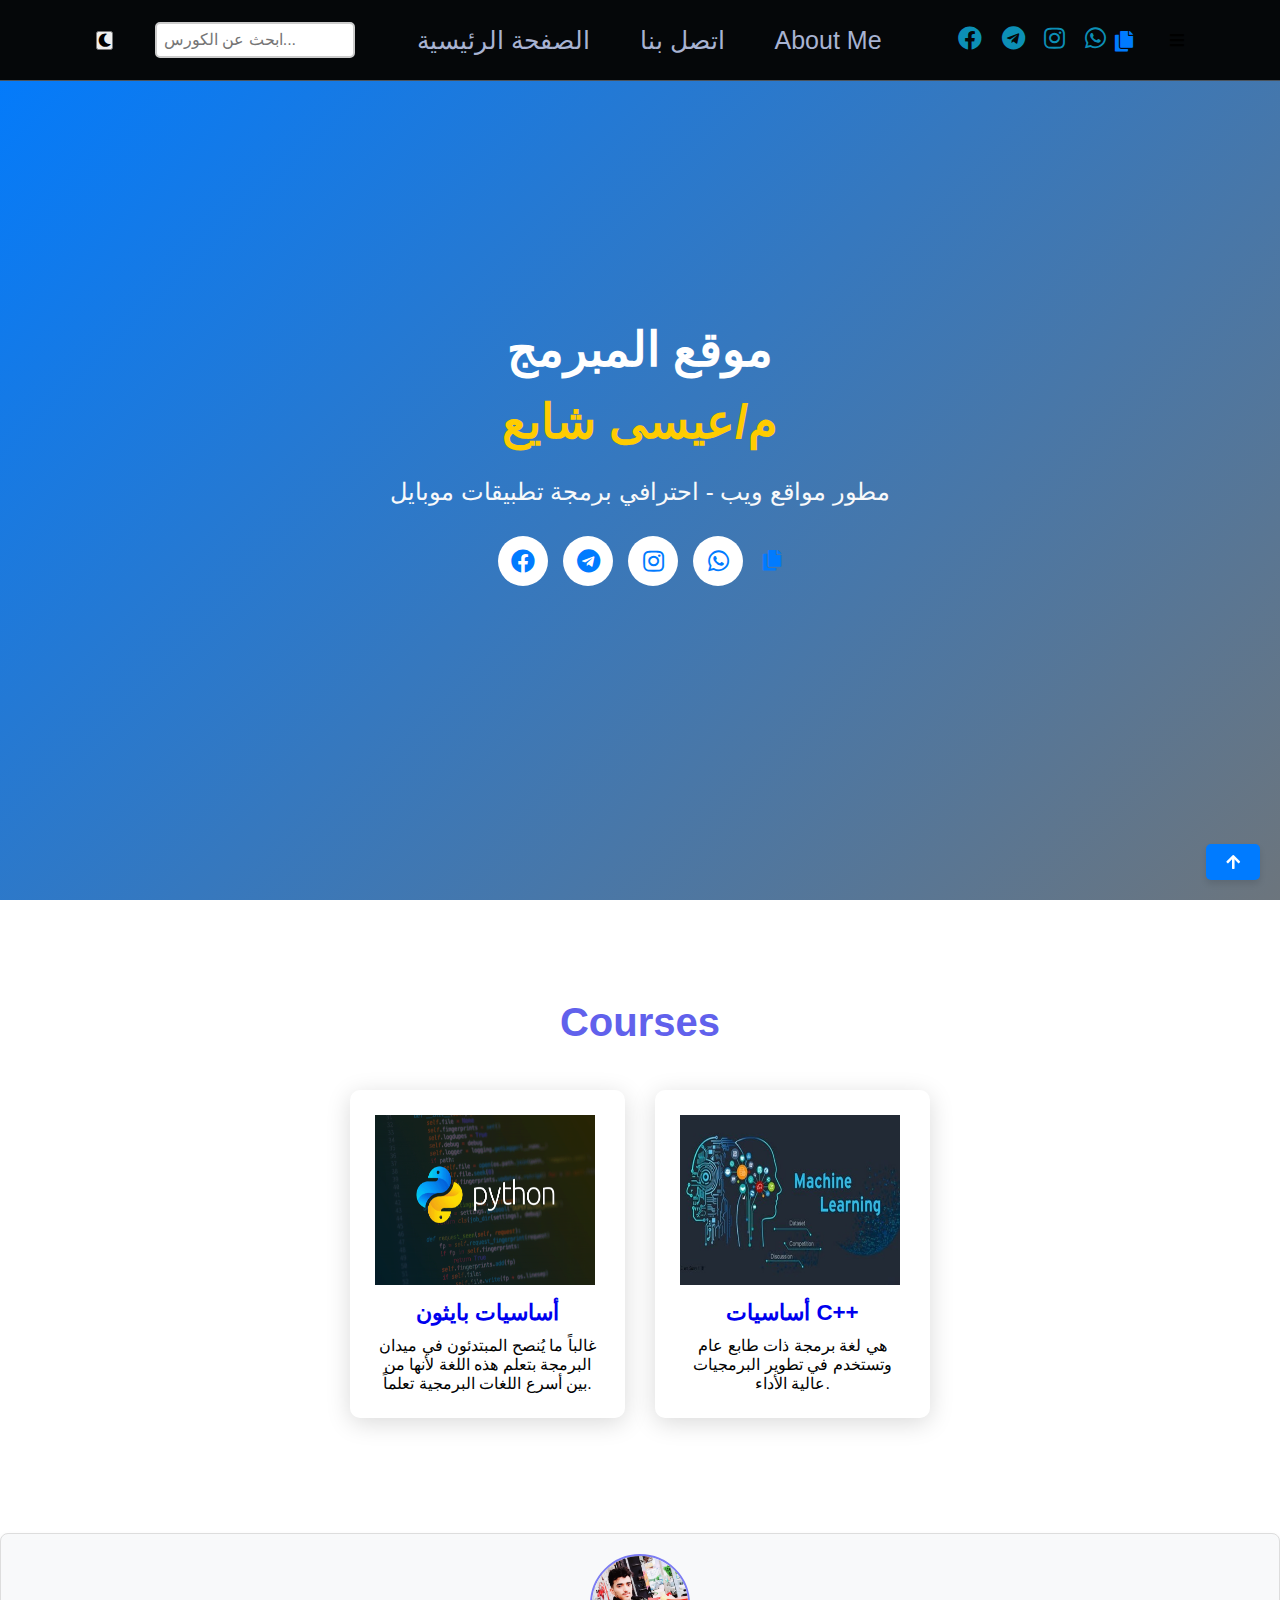
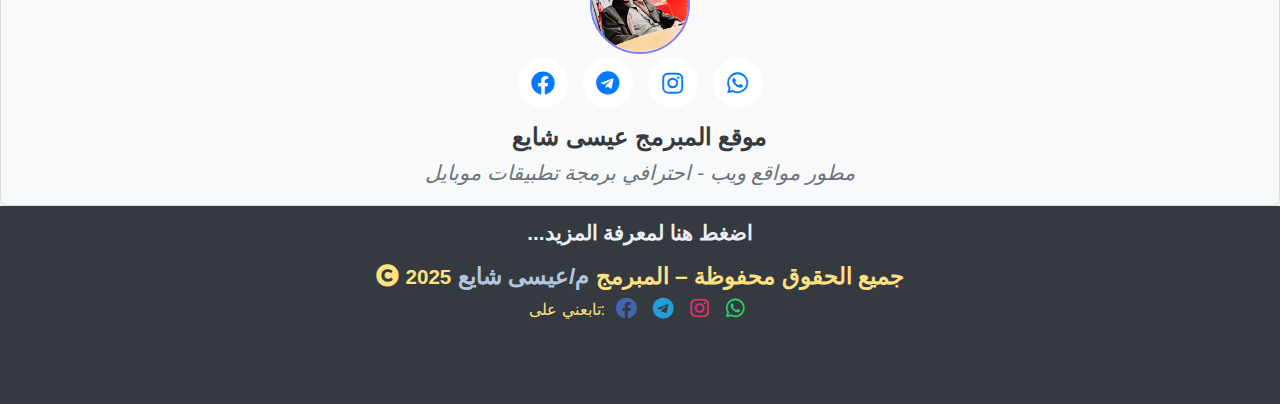
<file: index.html>
<!DOCTYPE html>
<html lang="en">
<head>
    <meta charset="UTF-8">
    <meta http-equiv="X-UA-Compatible" content="IE=edge">
    <meta name="viewport" content="width=device-width, initial-scale=1.0">
    <link rel="stylesheet" href="https://cdnjs.cloudflare.com/ajax/libs/font-awesome/5.15.4/css/all.min.css">
    <link rel="stylesheet" href="css/style.css">
    <title>موقع المبرمج عيسى شايع</title>
    
    <meta  name="keywords"  content="المبرمج عيسى , المهندس عيسى  , عيسى ابراهيم شايع  , "        />
    <meta  name="description"   content=" الصفحة الرئيسيه - مطور مواقع ويب - احترافي برمجة تطبيقات موبايل..."      />
    <meta name="google-site-verification" content="b-6zY1_e7PuuYkq-VMB1gA_kcIEIxUHpAEFM_BJbfTc" />
    <meta content='عيسى شايع
    المبرمج عيسى
    المطور عيسى
    المطور عيسى شايع
    المبرمج عيسى ابراهيم
    تطبيقات عيسى شايع' name='description'/>
<!-- Google tag (gtag.js) -->
<script async src="https://www.googletagmanager.com/gtag/js?id=G-GEB43FT1P2"></script>
<script>
  window.dataLayer = window.dataLayer || [];
  function gtag(){dataLayer.push(arguments);}
  gtag('js', new Date());
  gtag('config', 'G-GEB43FT1P2');

  // Night/Day mode auto by time (fix: run after DOMContentLoaded)
  function setNightModeByTime() {
    const hour = new Date().getHours();
    const body = document.body;
    if (hour >= 18 || hour < 6) {
      body.classList.add('night-mode');
    } else {
      body.classList.remove('night-mode');
    }
  }
  document.addEventListener('DOMContentLoaded', function() {
    setNightModeByTime();
    document.getElementById('nightModeBtn').addEventListener('click', function() {
      document.body.classList.toggle('night-mode');
    });
  });
</script>

</head>
<body>
    <header>
        <nav>
            <button id="nightModeBtn" class="night-mode-btn"><i class="fa fa-moon"></i></button>
            <input type="text" id="searchBar" class="search-bar" placeholder="ابحث عن الكورس...">
           
            <ul class="links">
                <li><a href="index.html">الصفحة الرئيسية</a></li>
                <li><a href="#icn">اتصل بنا</a></li>
                <li><a href="abut.html">About Me</a></li>
            </ul>
            <div class="social-icons">
                <a href="https://www.facebook.com/profile.php?id=100031199948943&mibextid=JRoKGi"><i class="fab fa-facebook"></i></a>
                <a href="#"><i class="fab fa-telegram"></i></a>
                <a href="https://www.instagram.com/3d_.td/?utm_source=qr&r=nametag"><i class="fab fa-instagram"></i></a>
                <a href="https://wa.me/967776295164" id="copyWhatsapp" data-copy="967776295164"><i class="fab fa-whatsapp"></i></a>
                <button id="copyWhatsappBtn" title="نسخ رقم الواتساب" style="background:none;border:none;cursor:pointer;"><i class="fa fa-copy"></i></button>
            </div>
            <i id="btnMenu" class="fa fa-bars"></i>
        </nav>
    </header>
    
    <section class="main">
        <div>
            <h1>موقع المبرمج<br><span>م/عيسى شايع</span></h1>
            <h3>مطور مواقع ويب - احترافي برمجة تطبيقات موبايل</h3>
            
            <div class="social-icon" id="icn">
                <a href="https://www.facebook.com/profile.php?id=100031199948943&mibextid=JRoKGi"><i class="fab fa-facebook"></i></a>
                <a href="#"><i class="fab fa-telegram"></i></a>
                <a href="https://www.instagram.com/3d_.td/?utm_source=qr&r=nametag"><i class="fab fa-instagram"></i></a>
                <a href="https://wa.me/967776295164" id="copyWhatsapp2" data-copy="967776295164"><i class="fab fa-whatsapp"></i></a>
                <button id="copyWhatsappBtn2" title="نسخ رقم الواتساب" style="background:none;border:none;cursor:pointer;"><i class="fa fa-copy"></i></button>
            </div>
        </div>
    </section>
    
    <section class="cards" id="services">
        <h2 class="title">Courses</h2>
        <div class="content">
            <div class="card">
                <img src="imgs/image.png" alt="Python Course">
                <div class="info">
                    <h3><a href="pyhon.html">أساسيات بايثون</a></h3>
                    <p>غالباً ما يُنصح المبتدئون في ميدان البرمجة بتعلم هذه اللغة لأنها من بين أسرع اللغات البرمجية تعلماً.</p>
                </div>
            </div>

            <div class="card">
                <img src="imgs/image44.jpg" alt="C++ Course">
                <div class="info">
                    <h3><a href="c++.html">أساسيات C++</a></h3>
                    <p>هي لغة برمجة ذات طابع عام وتستخدم في تطوير البرمجيات عالية الأداء.</p>
                </div>
            </div>
        </div>
    </section>

    <!-- Toast Notification -->
    <div id="toast" style="position:fixed;bottom:30px;right:30px;z-index:9999;min-width:120px;padding:12px 24px;background:#232a36;color:#ffe082;border-radius:8px;box-shadow:0 2px 8px #0002;display:none;font-size:1.1em;transition:opacity 0.3s;opacity:0;text-align:center;">تم النسخ!</div>

    <div class="widget-content">
        <div class="about-content">
            <div class="footer-logo custom-image">
                <a href="index.html">
                    <img alt="موقع المبرمج عيسى شايع" height="100" src="IMG_20240708_031113_033.jpg" width="100" />
                </a>
            </div>
            <div class="social-icon">
                <a href="https://www.facebook.com/profile.php?id=100031199948943&mibextid=JRoKGi"><i class="fab fa-facebook"></i></a>
                <a href="#"><i class="fab fa-telegram"></i></a>
                <a href="https://www.instagram.com/3d_.td/?utm_source=qr&r=nametag"><i class="fab fa-instagram"></i></a>
                <a href="https://wa.me/967776295164"><i class="fab fa-whatsapp"></i></a>
            </div>
            <div class="bio-data">
                <h3 class="title">موقع المبرمج عيسى شايع</h3>
                <span class="image-caption">مطور مواقع ويب - احترافي برمجة تطبيقات موبايل</span>
            </div>
        </div>
    </div>
    
    <footer class="footer">
        <p class="footer-title">
            <span><a href="abut.html">...اضغط هنا لمعرفة المزيد</a></span>
        </p>
        <br>
        <p class="footer-title">
            <span style="color:#ffe082;font-weight:bold;font-size:1.1em;"><i class="fa fa-copyright"></i> جميع الحقوق محفوظة &ndash; المبرمج <a href="index.html" style="color:#b3c6e0;font-weight:bold;">م/عيسى شايع</a> <span style="font-size:0.9em;">2025</span></span>
        </p>
        <div style="margin-top:10px; margin-bottom: 70px;">
            <span style="color:#ffe082;">تابعني على:</span>
            <a href="https://www.facebook.com/profile.php?id=100031199948943&mibextid=JRoKGi" style="color:#4267B2;margin:0 6px;"><i class="fab fa-facebook fa-lg"></i></a>
            <a href="#" style="color:#229ED9;margin:0 6px;"><i class="fab fa-telegram fa-lg"></i></a>
            <a href="https://www.instagram.com/3d_.td/?utm_source=qr&r=nametag" style="color:#E1306C;margin:0 6px;"><i class="fab fa-instagram fa-lg"></i></a>
            <a href="https://wa.me/967776295164" style="color:#25D366;margin:0 6px;"><i class="fab fa-whatsapp fa-lg"></i></a>
        </div>
    </footer>
    
    <button id="scrollToTopBtn" onclick="scrollToTop()">
        <i class="fas fa-arrow-up"></i>  
    </button>
 
    <script src="eissa.js"></script>
    <script>
    // Toast function
    function showToast(msg) {
      var toast = document.getElementById('toast');
      toast.textContent = msg;
      toast.style.display = 'block';
      setTimeout(()=>{toast.style.opacity = 1;}, 10);
      setTimeout(()=>{
        toast.style.opacity = 0;
        setTimeout(()=>{toast.style.display = 'none';}, 400);
      }, 1200);
    }
    // Copy WhatsApp number
    function copyWhatsappNumber(btnId, linkId) {
      const btn = document.getElementById(btnId);
      const link = document.getElementById(linkId);
      if (btn && link) {
        btn.addEventListener('click', function() {
          const number = link.getAttribute('data-copy');
          navigator.clipboard.writeText(number);
          btn.classList.add('copied');
          btn.innerHTML = '✔';
          showToast('تم نسخ الرقم!');
          setTimeout(()=>{
            btn.innerHTML = '<i class="fa fa-copy"></i>';
            btn.classList.remove('copied');
          }, 1200);
        });
      }
    }
    copyWhatsappNumber('copyWhatsappBtn', 'copyWhatsapp');
    copyWhatsappNumber('copyWhatsappBtn2', 'copyWhatsapp2');
    // Scroll to top button show/hide
    const scrollBtn = document.getElementById('scrollToTopBtn');
    window.addEventListener('scroll', function() {
      if(window.scrollY > 200) {
        scrollBtn.style.display = 'flex';
      } else {
        scrollBtn.style.display = 'none';
      }
    });
    // Responsive nav close on link click
    const navLinks = document.querySelectorAll('nav .links a');
    const navList = document.querySelector('nav .links');
    navLinks.forEach(link => {
      link.addEventListener('click', () => {
        if(window.innerWidth <= 980 && navList.classList.contains('active')) {
          navList.classList.remove('active');
        }
      });
    });
    </script>
</body>
</html>
</file>
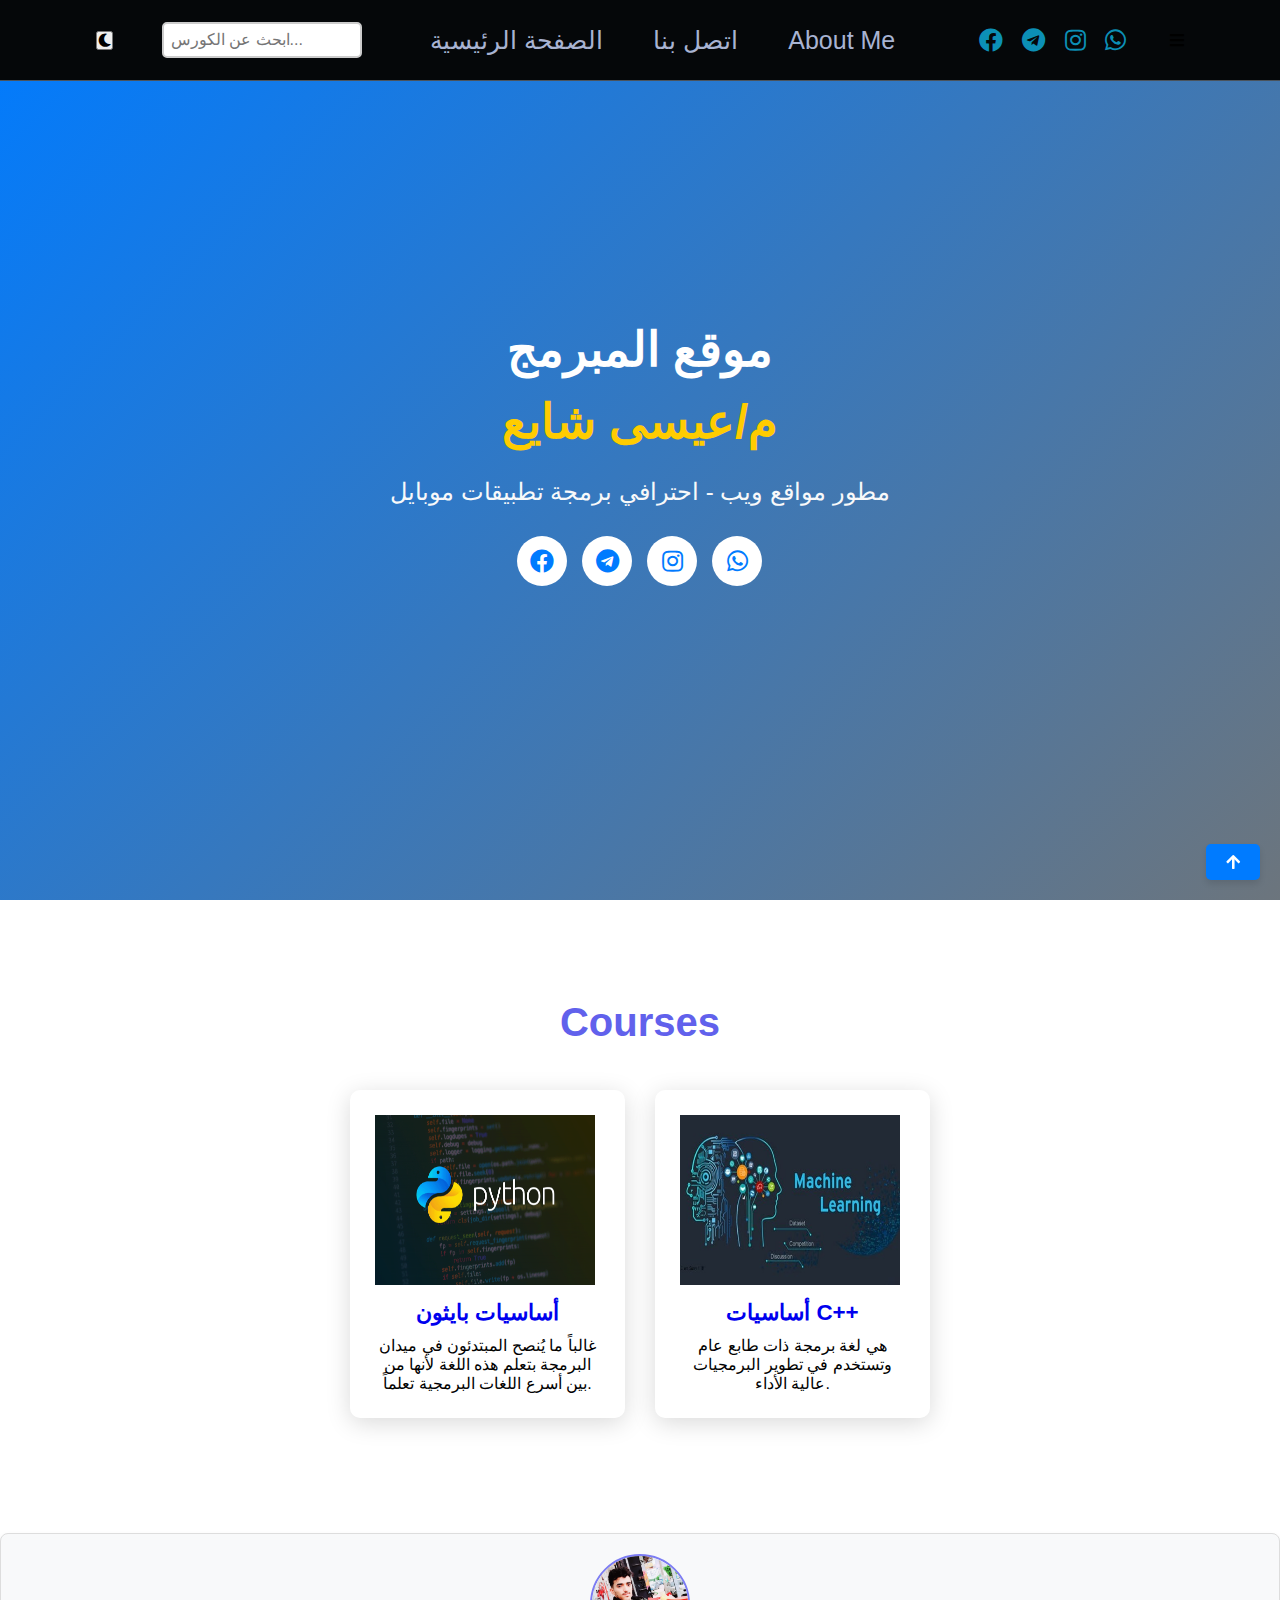
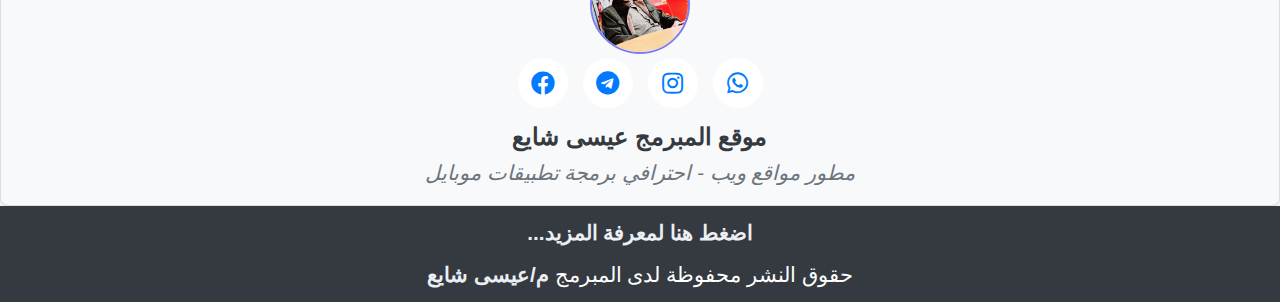
<file: shaya/index.html>
<!DOCTYPE html>
<html lang="en">
<head>
    <meta charset="UTF-8">
    <meta http-equiv="X-UA-Compatible" content="IE=edge">
    <meta name="viewport" content="width=device-width, initial-scale=1.0">
    <link rel="stylesheet" href="https://cdnjs.cloudflare.com/ajax/libs/font-awesome/5.15.4/css/all.min.css">
    <link rel="stylesheet" href="css/style.css">
    <title>موقع المبرمج عيسى شايع</title>
    <meta name="google-site-verification" content="b-6zY1_e7PuuYkq-VMB1gA_kcIEIxUHpAEFM_BJbfTc" />
    <meta content='عيسى شايع
    المبرمج عيسى
    المطور عيسى
    المطور عيسى شايع
    المبرمج عيسى ابراهيم
    تطبيقات عيسى شايع' name='description'/>
<!-- Google tag (gtag.js) -->
<script async src="https://www.googletagmanager.com/gtag/js?id=G-GEB43FT1P2"></script>
<script>
  window.dataLayer = window.dataLayer || [];
  function gtag(){dataLayer.push(arguments);}
  gtag('js', new Date());

  gtag('config', 'G-GEB43FT1P2');

</script>

</head>
<body>
    <header>
        <nav>
            <button id="nightModeBtn" class="night-mode-btn"><i class="fa fa-moon"></i></button>
            <input type="text" id="searchBar" class="search-bar" placeholder="ابحث عن الكورس...">
           
            <ul class="links">
                <li><a href="index.html">الصفحة الرئيسية</a></li>
                <li><a href="#icn">اتصل بنا</a></li>
                <li><a href="abut.html">About Me</a></li>
            </ul>
            <div class="social-icons">
                <a href="https://www.facebook.com/profile.php?id=100031199948943&mibextid=JRoKGi"><i class="fab fa-facebook"></i></a>
                <a href="#"><i class="fab fa-telegram"></i></a>
                <a href="https://www.instagram.com/3d_.td/?utm_source=qr&r=nametag"><i class="fab fa-instagram"></i></a>
                <a href="https://wa.me/967776295164"><i class="fab fa-whatsapp"></i></a>
            </div>
            <i id="btnMenu" class="fa fa-bars"></i>
        </nav>
    </header>
    
    <section class="main">
        <div>
            <h1>موقع المبرمج<br><span>م/عيسى شايع</span></h1>
            <h3>مطور مواقع ويب - احترافي برمجة تطبيقات موبايل</h3>
            
            <div class="social-icon" id="icn">
                <a href="https://www.facebook.com/profile.php?id=100031199948943&mibextid=JRoKGi"><i class="fab fa-facebook"></i></a>
                <a href="#"><i class="fab fa-telegram"></i></a>
                <a href="https://www.instagram.com/3d_.td/?utm_source=qr&r=nametag"><i class="fab fa-instagram"></i></a>
                <a href="https://wa.me/967776295164"><i class="fab fa-whatsapp"></i></a>
            </div>
        </div>
    </section>
    
    <section class="cards" id="services">
        <h2 class="title">Courses</h2>
        <div class="content">
            <div class="card">
                <img src="imgs/image.png" alt="Python Course">
                <div class="info">
                    <h3><a href="pyhon.html">أساسيات بايثون</a></h3>
                    <p>غالباً ما يُنصح المبتدئون في ميدان البرمجة بتعلم هذه اللغة لأنها من بين أسرع اللغات البرمجية تعلماً.</p>
                </div>
            </div>

            <div class="card">
                <img src="imgs/image44.jpg" alt="C++ Course">
                <div class="info">
                    <h3><a href="c++.html">أساسيات C++</a></h3>
                    <p>هي لغة برمجة ذات طابع عام وتستخدم في تطوير البرمجيات عالية الأداء.</p>
                </div>
            </div>
        </div>
    </section>

    <div class="widget-content">
        <div class="about-content">
            <div class="footer-logo custom-image">
                <a href="index.html">
                    <img alt="موقع المبرمج عيسى شايع" height="100" src="IMG_20240708_031113_033.jpg" width="100" />
                </a>
            </div>
            <div class="social-icon">
                <a href="https://www.facebook.com/profile.php?id=100031199948943&mibextid=JRoKGi"><i class="fab fa-facebook"></i></a>
                <a href="#"><i class="fab fa-telegram"></i></a>
                <a href="https://www.instagram.com/3d_.td/?utm_source=qr&r=nametag"><i class="fab fa-instagram"></i></a>
                <a href="https://wa.me/967776295164"><i class="fab fa-whatsapp"></i></a>
            </div>
            <div class="bio-data">
                <h3 class="title">موقع المبرمج عيسى شايع</h3>
                <span class="image-caption">مطور مواقع ويب - احترافي برمجة تطبيقات موبايل</span>
            </div>
        </div>
    </div>
    
    <footer class="footer">
       
            <p class="footer-title">
                <span ><a href="abut.html">...اضغط هنا لمعرفة المزيد</a></span>
                </p>
       <br>
        <p class="footer-title">حقوق النشر محفوظة لدى المبرمج 
            <span><a href="index.html">م/عيسى شايع</a></span>
        </p>
    </footer>
    
    <button id="scrollToTopBtn" onclick="scrollToTop()">
        <i class="fas fa-arrow-up"></i>  
    </button>
 
    <script src="eissa.js"></script>
</body>
</html>
</file>
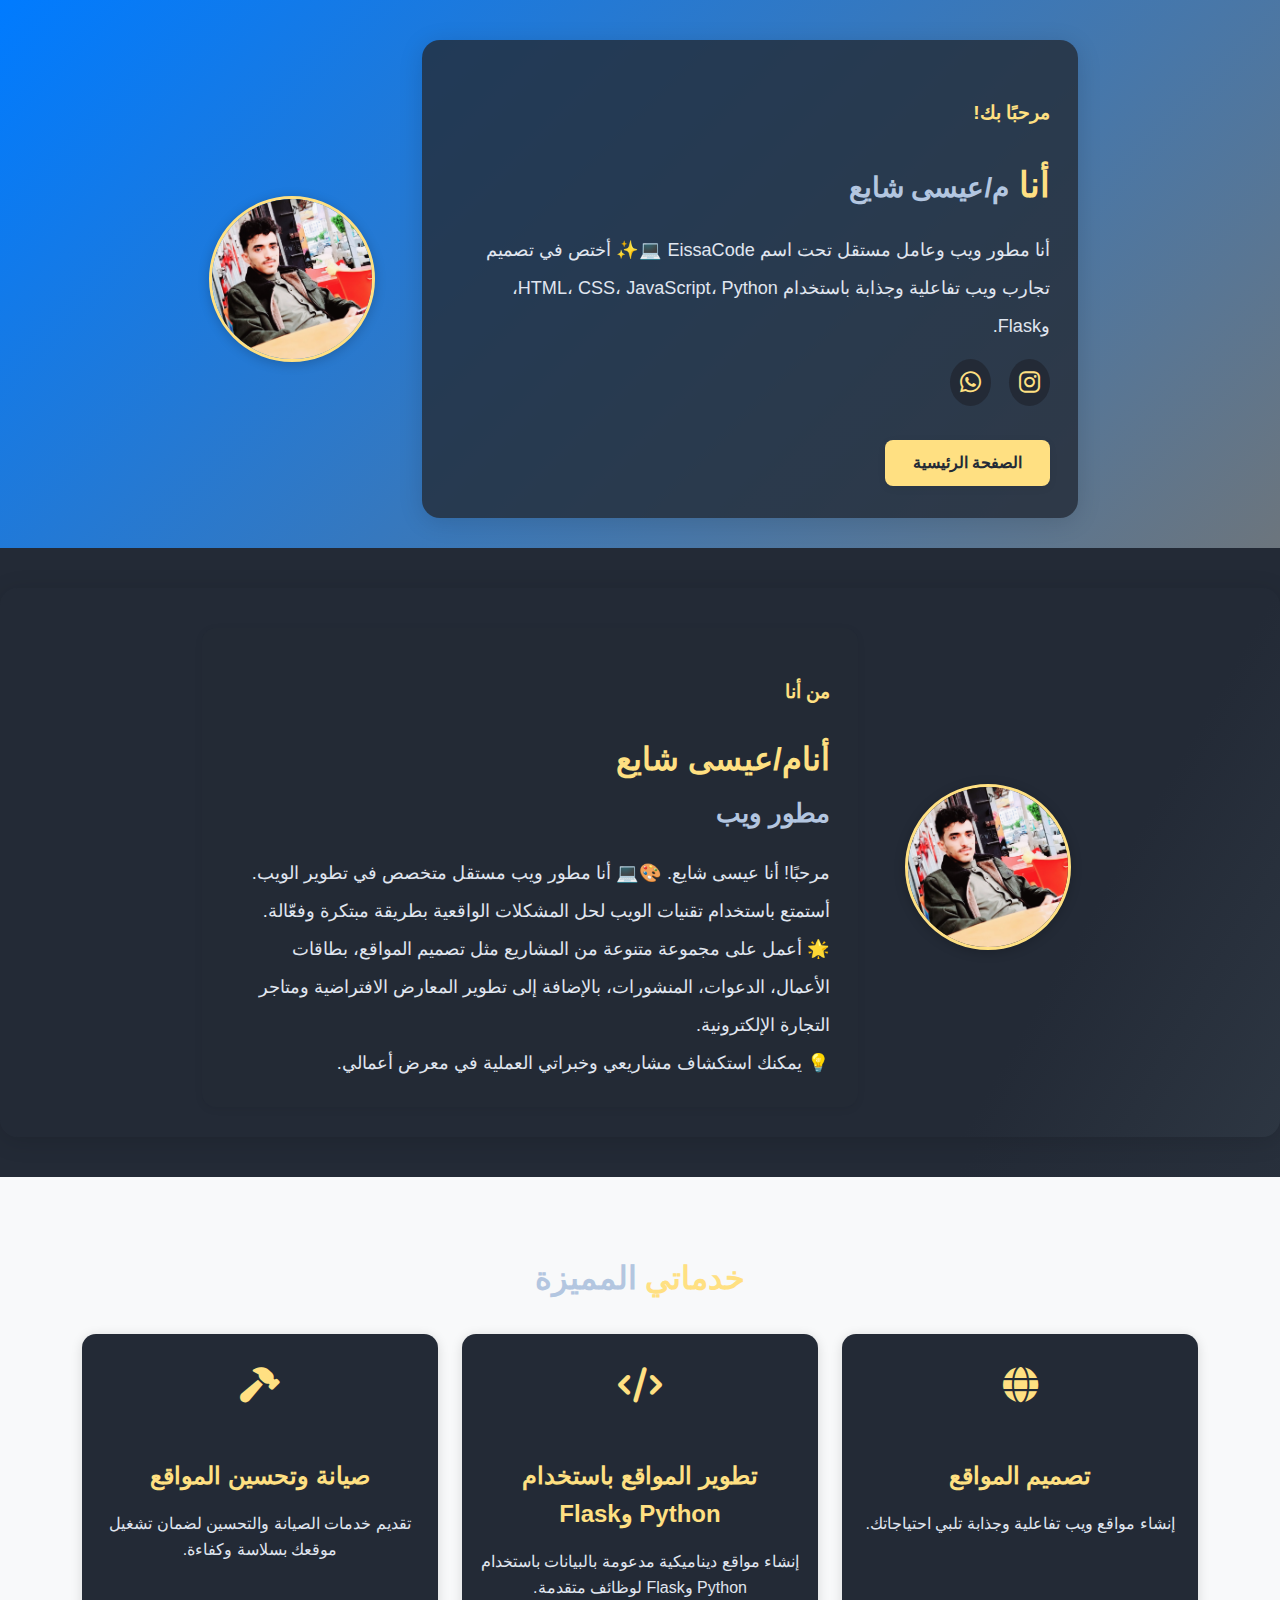
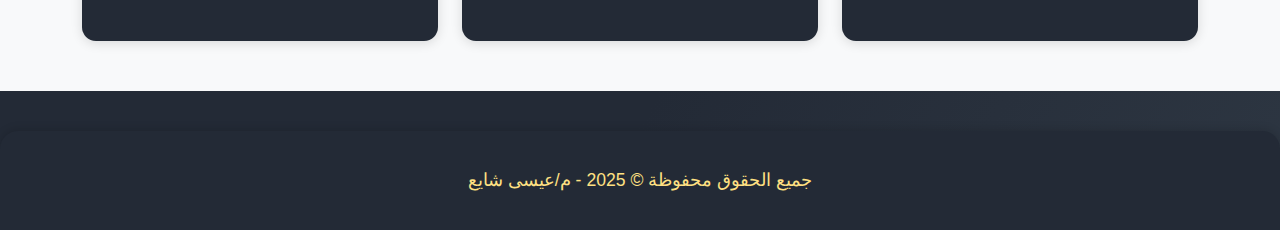
<file: abut.html>
<!DOCTYPE html>
<html lang="ar">

<head>
    <meta charset="UTF-8">
    <meta http-equiv="X-UA-Compatible" content="IE=edge">
    <meta name="viewport" content="width=device-width, initial-scale=1.0">
    <link rel="icon" href="IMG_20240708_031113_033.jpg">
    <title> من هو عيسى شايع </title>

    <!-- أيقونات Font Awesome -->
    <link rel="stylesheet" href="https://cdnjs.cloudflare.com/ajax/libs/font-awesome/6.5.1/css/all.min.css">
    <link rel="stylesheet" href="css/abut.css">
</head>

<body dir="rtl" style="background:linear-gradient(120deg,#232a36 70%,#2d3642 100%);min-height:100vh;">
    <main>
        <section class="hero-section" id="home" style="display:flex;flex-wrap:wrap;align-items:center;justify-content:center;gap:40px;padding:40px 0 30px 0;">
            <div style="flex:1 1 340px;max-width:600px;background:#232a36cc;border-radius:18px;box-shadow:0 4px 24px #0002;padding:32px 28px;min-width:260px;">
                <div>
                    <h4 title="مرحبًا، كيف حالك؟" style="color:#ffe082;font-size:1.2em;margin-bottom:8px;letter-spacing:1px;">مرحبًا بك!</h4>
                    <h2 class="hero-section__title" style="color:#ffe082;font-size:2.2em;margin-bottom:10px;letter-spacing:1px;">أنا <span style="color:#b3c6e0;font-size:0.8em;">م/عيسى شايع</span></h2>
                    <p class="hero-section__desc" style="color:#e0e6f0;font-size:1.13em;line-height:2.1;margin-bottom:18px;">أنا مطور ويب وعامل مستقل تحت اسم EissaCode 💻✨ أختص في تصميم تجارب ويب تفاعلية وجذابة باستخدام HTML، CSS، JavaScript، Python، وFlask.</p>
                </div>
                <ul class="social-icons" style="display:flex;gap:18px;list-style:none;margin:0 0 18px 0;padding:0;">
                    <li><a href="https://www.instagram.com/3d_.td/?utm_source=qr&r=nametag" style="color:#ffe082;font-size:1.5em;background:#232a36;border-radius:50%;padding:10px;transition:background 0.2s;"><i class="fab fa-instagram"></i></a></li>
                    <li><a href="https://wa.me/967776295164" style="color:#ffe082;font-size:1.5em;background:#232a36;border-radius:50%;padding:10px;transition:background 0.2s;"><i class="fab fa-whatsapp"></i></a></li>
                </ul>
                <div class="hero-buttons" style="margin-top:10px;">
                    <a href="index.html" style="background:#ffe082;color:#232a36;padding:10px 28px;border-radius:8px;font-weight:bold;text-decoration:none;box-shadow:0 2px 8px #0001;transition:background 0.2s;">الصفحة الرئيسية</a>
                </div>
            </div>
            <div class="hero-img" style="flex:0 0 180px;display:flex;align-items:center;justify-content:center;">
                <img src="IMG_20240708_031113_033.jpg" alt="عيسى شايع" style="width:160px;height:160px;border-radius:50%;border:3px solid #ffe082;box-shadow:0 2px 12px #0003;object-fit:cover;background:#fff;">
            </div>
        </section>
        <section class="about-section" id="about">
            <div class="about-img">
                <img src="IMG_20240708_031113_033.jpg" alt="عيسى شايع">
            </div>
            <div class="about-content">
                <h4>من أنا</h4>
                <h2>أنام/عيسى شايع<br> <span>مطور ويب</span></h2>
                <p>مرحبًا! أنا عيسى شايع. 🎨💻 أنا مطور ويب مستقل متخصص في تطوير الويب. أستمتع باستخدام تقنيات الويب لحل المشكلات الواقعية بطريقة مبتكرة وفعّالة.<br>🌟 أعمل على مجموعة متنوعة من المشاريع مثل تصميم المواقع، بطاقات الأعمال، الدعوات، المنشورات، بالإضافة إلى تطوير المعارض الافتراضية ومتاجر التجارة الإلكترونية.<br>💡 يمكنك استكشاف مشاريعي وخبراتي العملية في معرض أعمالي.</p>
            </div>
        </section>
        <section class="projects-section" id="projects" style="margin-top:40px;">
            <h2 style="color:#ffe082;text-align:center;font-size:2em;margin-bottom:30px;">خدماتي <span style="color:#b3c6e0;">المميزة</span></h2>
            <div class="projects-cards" style="display:flex;flex-wrap:wrap;gap:24px;justify-content:center;">
                <div class="projects-card-box" style="background:#232a36;border-radius:14px;box-shadow:0 2px 12px #0002;padding:24px 18px;min-width:220px;max-width:320px;flex:1 1 220px;display:flex;flex-direction:column;align-items:center;transition:transform 0.2s;">
                    <div class="projects-card-box__icons" style="color:#ffe082;font-size:2.2em;margin-bottom:10px;"><i class="fa-solid fa-globe"></i></div>
                    <div class="projects-card-box__desc" style="text-align:center;">
                        <h4 style="color:#ffe082;margin-bottom:8px;">تصميم المواقع</h4>
                        <p style="color:#e0e6f0;">إنشاء مواقع ويب تفاعلية وجذابة تلبي احتياجاتك.</p>
                    </div>
                </div>
                <div class="projects-card-box" style="background:#232a36;border-radius:14px;box-shadow:0 2px 12px #0002;padding:24px 18px;min-width:220px;max-width:320px;flex:1 1 220px;display:flex;flex-direction:column;align-items:center;transition:transform 0.2s;">
                    <div class="projects-card-box__icons" style="color:#ffe082;font-size:2.2em;margin-bottom:10px;"><i class="fa-solid fa-code"></i></div>
                    <div class="projects-card-box__desc" style="text-align:center;">
                        <h4 style="color:#ffe082;margin-bottom:8px;">تطوير المواقع باستخدام Python وFlask</h4>
                        <p style="color:#e0e6f0;">إنشاء مواقع ديناميكية مدعومة بالبيانات باستخدام Python وFlask لوظائف متقدمة.</p>
                    </div>
                </div>
                <div class="projects-card-box" style="background:#232a36;border-radius:14px;box-shadow:0 2px 12px #0002;padding:24px 18px;min-width:220px;max-width:320px;flex:1 1 220px;display:flex;flex-direction:column;align-items:center;transition:transform 0.2s;">
                    <div class="projects-card-box__icons" style="color:#ffe082;font-size:2.2em;margin-bottom:10px;"><i class="fa-solid fa-hammer"></i></div>
                    <div class="projects-card-box__desc" style="text-align:center;">
                        <h4 style="color:#ffe082;margin-bottom:8px;">صيانة وتحسين المواقع</h4>
                        <p style="color:#e0e6f0;">تقديم خدمات الصيانة والتحسين لضمان تشغيل موقعك بسلاسة وكفاءة.</p>
                    </div>
                </div>
            </div>
        </section>
    </main>
    <footer style="background:#232a36;color:#ffe082;text-align:center;padding:18px 0;margin-top:40px;border-radius:18px 18px 0 0;font-size:1.1em;box-shadow:0 -2px 8px #0002;">
        <p>جميع الحقوق محفوظة &copy; 2025 - م/عيسى شايع</p>
    </footer>

    <!-- جافا سكريبت -->
    <script>
        document.addEventListener("click", function (event) {
            if (event.target.hasAttribute("data-theme")) {
                const themeFile = event.target.getAttribute("data-theme");
                const themeButtons = document.querySelectorAll("[data-theme]");
                themeButtons.forEach((btn) => btn.classList.remove("active-theme"));
                event.target.classList.add("active-theme");
                document.getElementById("themeStylesheet").setAttribute("href", themeFile);
            }
        });
    </script>

</body>

</html>
</file>
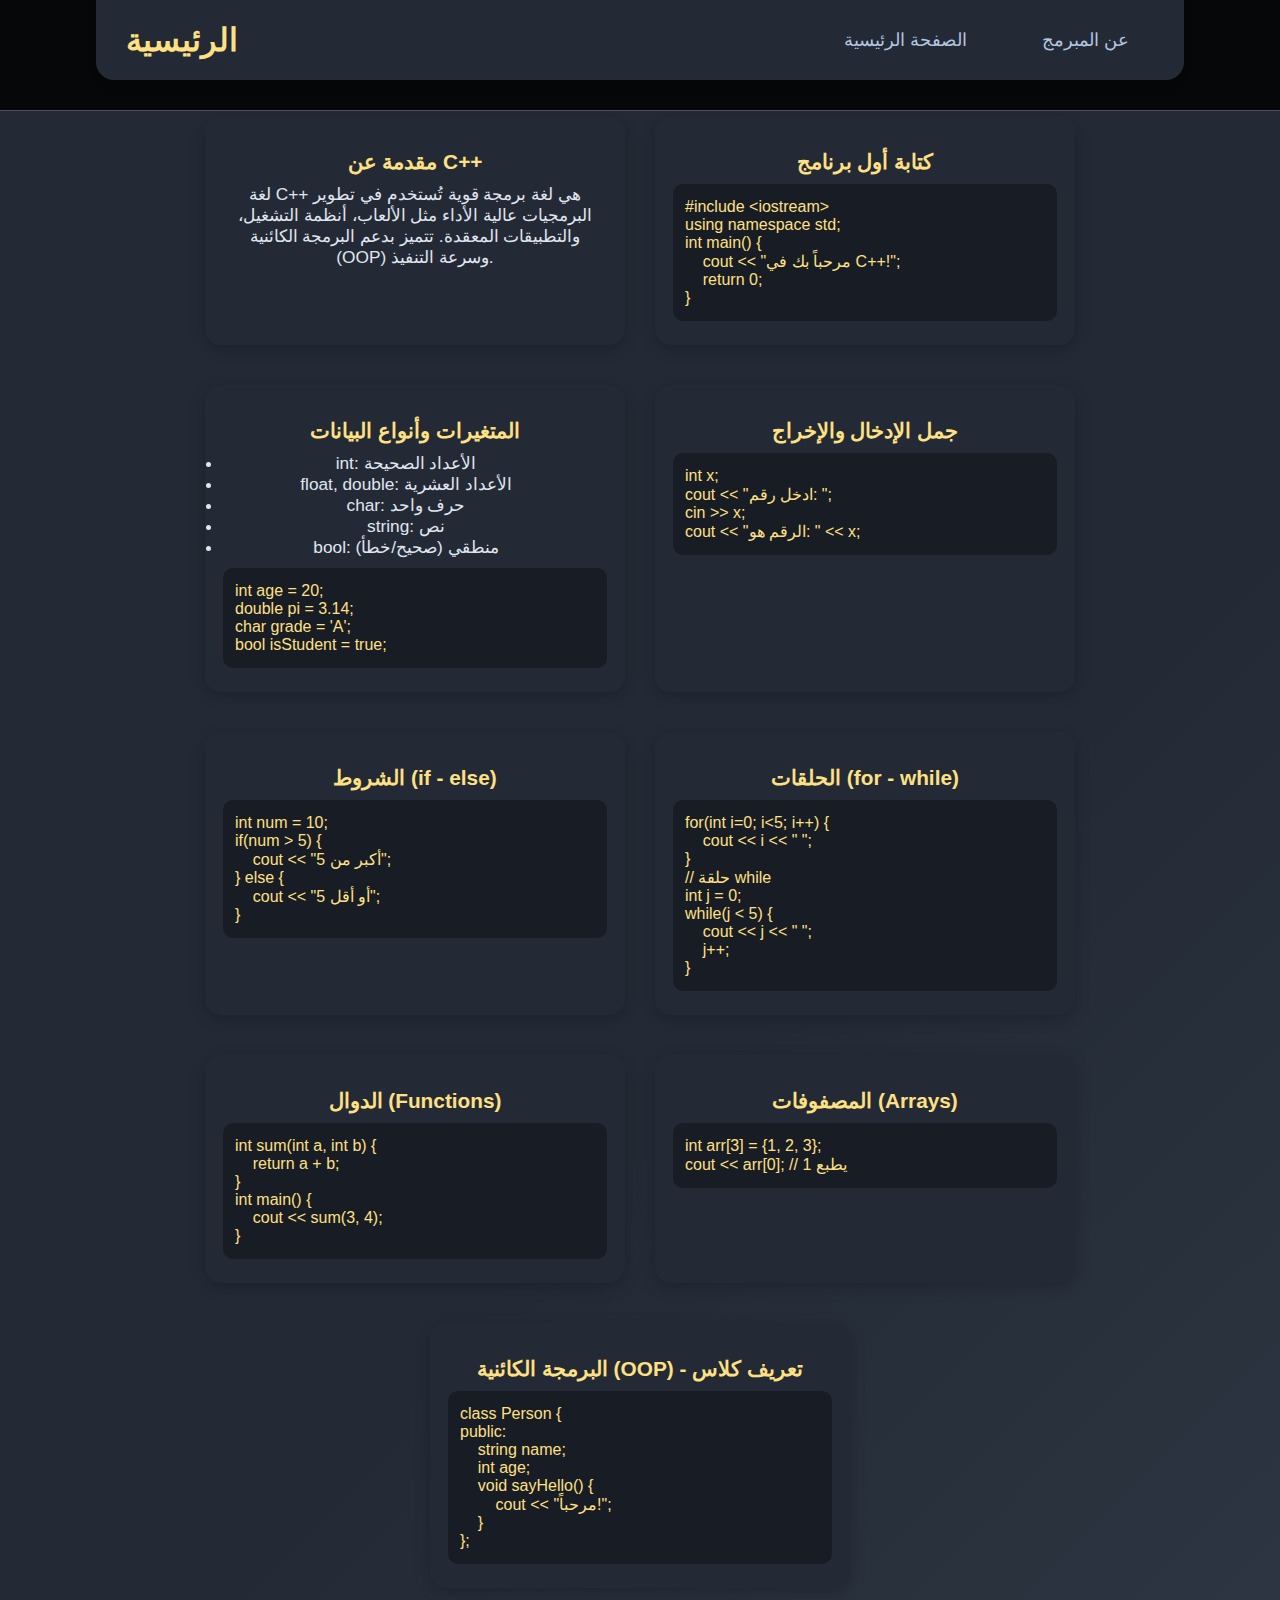
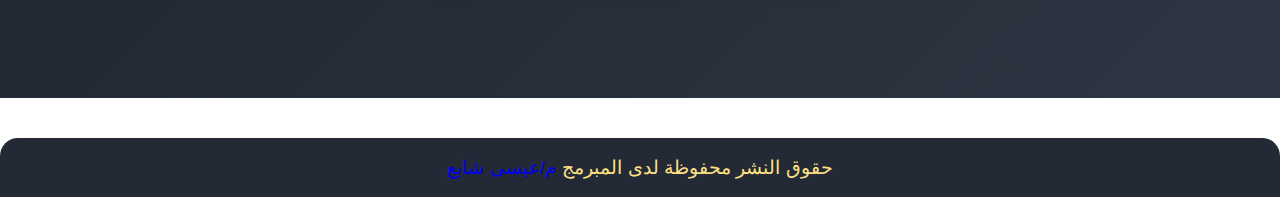
<file: c++.html>
<!DOCTYPE html>
<html lang="ar">
<head>
    <meta charset="UTF-8">
    <meta name="viewport" content="width=device-width, initial-scale=1.0">
    <title>أساسيات لغة C++</title>
    <link rel="stylesheet" href="css/style.css">
    <link rel="stylesheet" href="css/cpp.css">
</head>
<body>
    <header>
        <nav class="cpp-header-nav">
            <a href="index.html" class="logo">الرئيسية</a>
            <ul class="links">
                <li><a href="index.html">الصفحة الرئيسية</a></li>
                
                <li><a href="abut.html">عن المبرمج</a></li>
            </ul>
        </nav>
    </header>
    <section class="cpp-main-section" id="content">
        <h1>أساسيات لغة C++</h1>
        <div class="cpp-content">
            <div class="cpp-card">
                <div class="info">
                    <h3>مقدمة عن C++</h3>
                    <p>لغة C++ هي لغة برمجة قوية تُستخدم في تطوير البرمجيات عالية الأداء مثل الألعاب، أنظمة التشغيل، والتطبيقات المعقدة. تتميز بدعم البرمجة الكائنية (OOP) وسرعة التنفيذ.</p>
                </div>
            </div>
            <div class="cpp-card">
                <div class="info">
                    <h3>كتابة أول برنامج</h3>
                    <pre><code>#include &lt;iostream&gt;
using namespace std;
int main() {
    cout &lt;&lt; "مرحباً بك في C++!";
    return 0;
}
</code></pre>
                </div>
            </div>
            <div class="cpp-card">
                <div class="info">
                    <h3>المتغيرات وأنواع البيانات</h3>
                    <ul>
                        <li>int: الأعداد الصحيحة</li>
                        <li>float, double: الأعداد العشرية</li>
                        <li>char: حرف واحد</li>
                        <li>string: نص</li>
                        <li>bool: منطقي (صحيح/خطأ)</li>
                    </ul>
                    <pre><code>int age = 20;
double pi = 3.14;
char grade = 'A';
bool isStudent = true;
</code></pre>
                </div>
            </div>
            <div class="cpp-card">
                <div class="info">
                    <h3>جمل الإدخال والإخراج</h3>
                    <pre><code>int x;
cout &lt;&lt; "ادخل رقم: ";
cin &gt;&gt; x;
cout &lt;&lt; "الرقم هو: " &lt;&lt; x;
</code></pre>
                </div>
            </div>
            <div class="cpp-card">
                <div class="info">
                    <h3>الشروط (if - else)</h3>
                    <pre><code>int num = 10;
if(num &gt; 5) {
    cout &lt;&lt; "أكبر من 5";
} else {
    cout &lt;&lt; "5 أو أقل";
}
</code></pre>
                </div>
            </div>
            <div class="cpp-card">
                <div class="info">
                    <h3>الحلقات (for - while)</h3>
                    <pre><code>for(int i=0; i&lt;5; i++) {
    cout &lt;&lt; i &lt;&lt; " ";
}
// حلقة while
int j = 0;
while(j &lt; 5) {
    cout &lt;&lt; j &lt;&lt; " ";
    j++;
}
</code></pre>
                </div>
            </div>
            <div class="cpp-card">
                <div class="info">
                    <h3>الدوال (Functions)</h3>
                    <pre><code>int sum(int a, int b) {
    return a + b;
}
int main() {
    cout &lt;&lt; sum(3, 4);
}
</code></pre>
                </div>
            </div>
            <div class="cpp-card">
                <div class="info">
                    <h3>المصفوفات (Arrays)</h3>
                    <pre><code>int arr[3] = {1, 2, 3};
cout &lt;&lt; arr[0]; // يطبع 1
</code></pre>
                </div>
            </div>
            <div class="cpp-card">
                <div class="info">
                    <h3>البرمجة الكائنية (OOP) - تعريف كلاس</h3>
                    <pre><code>class Person {
public:
    string name;
    int age;
    void sayHello() {
        cout &lt;&lt; "مرحباً!";
    }
};
</code></pre>
                </div>
            </div>
        </div>
    </section>
    <footer class="cpp-footer">
        
        <p class="footer-title">حقوق النشر محفوظة لدى المبرمج 
            <span><a href="index.html">م/عيسى شايع</a></span>
        </p>
    </footer>
</body>
</html>
</file>
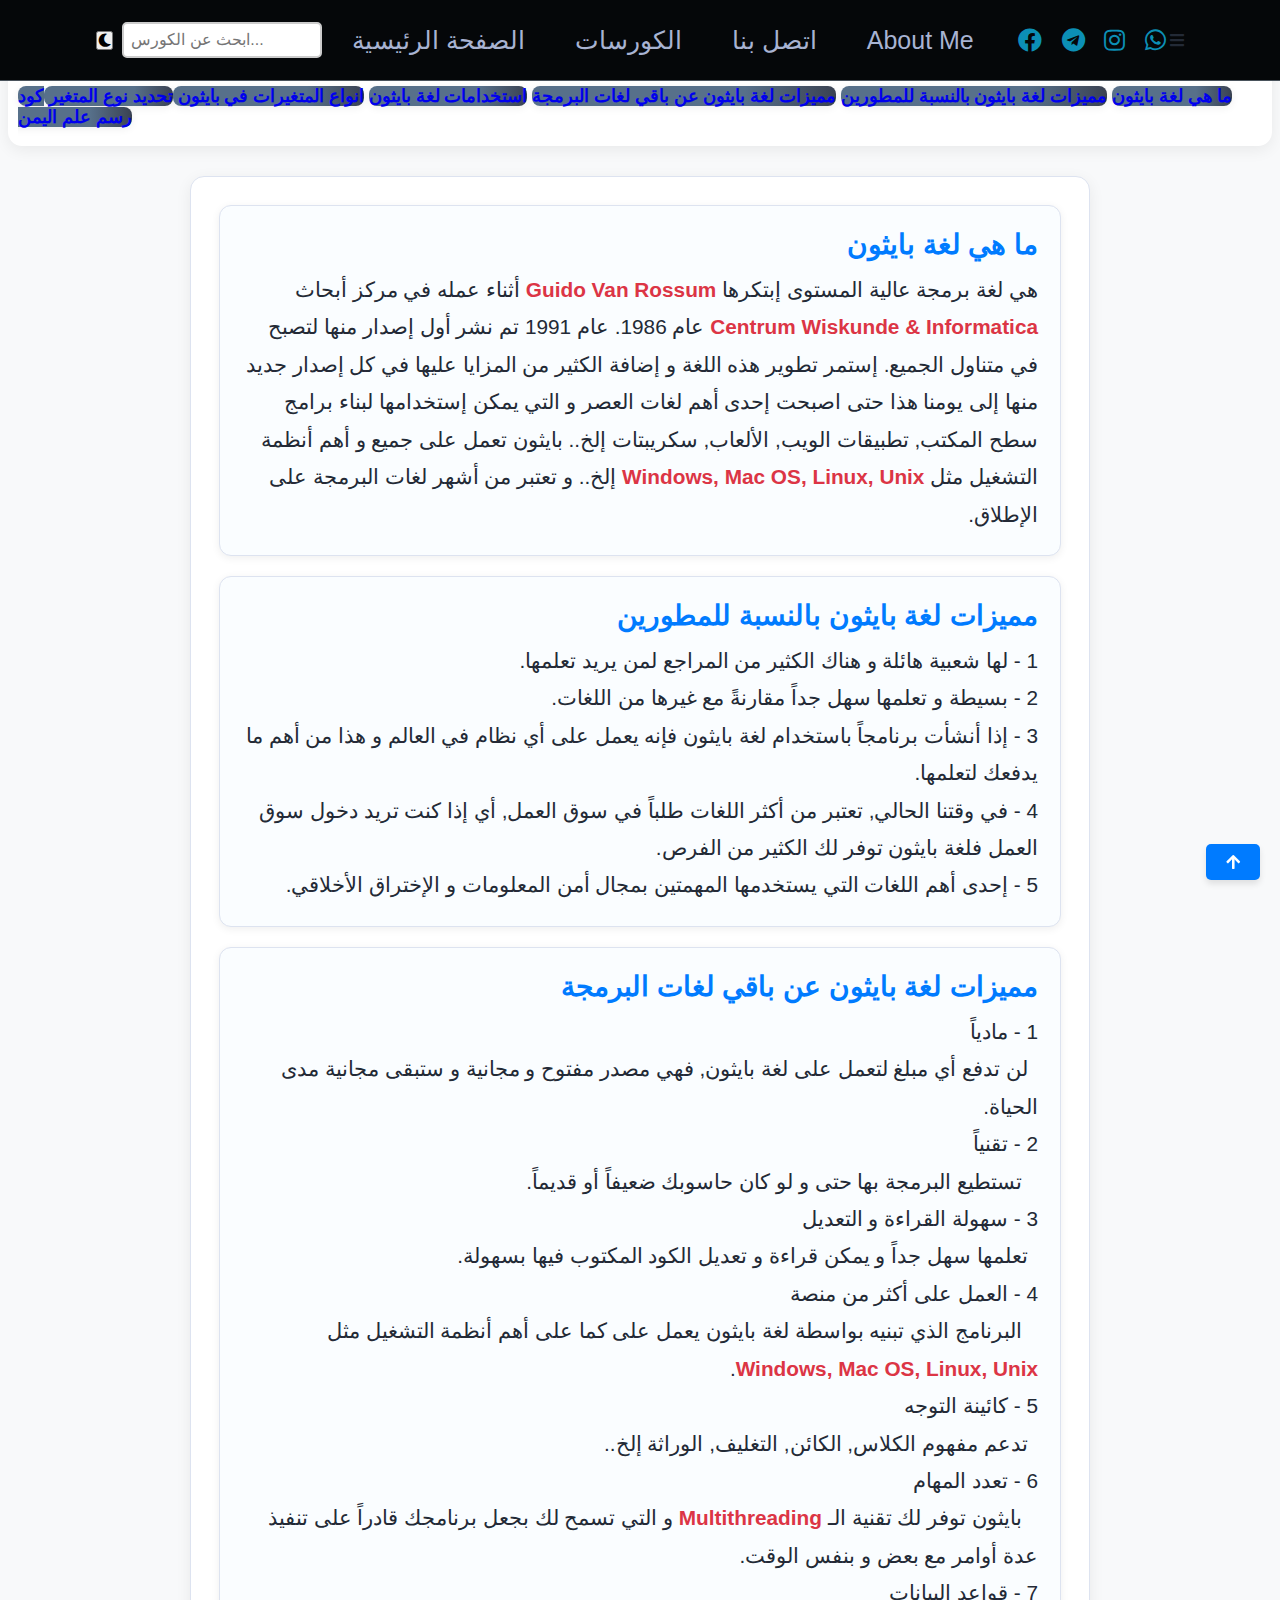
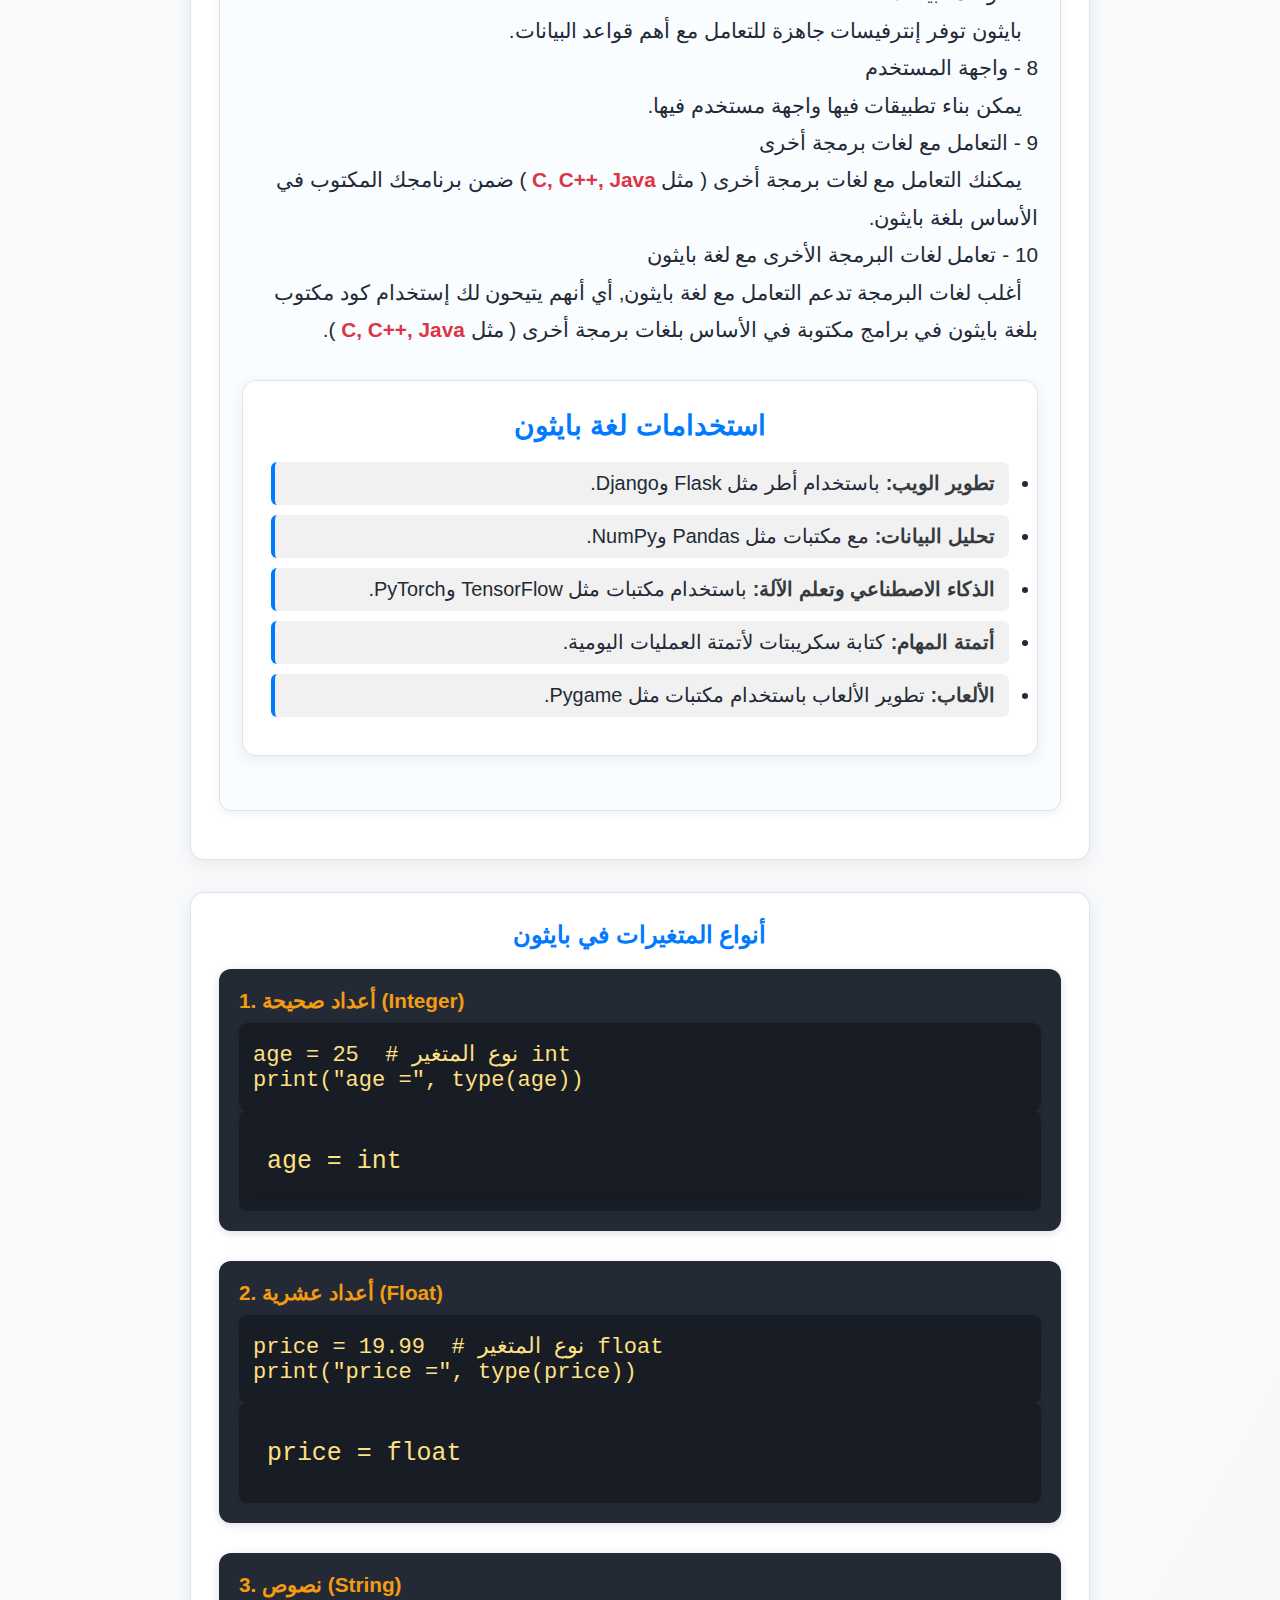
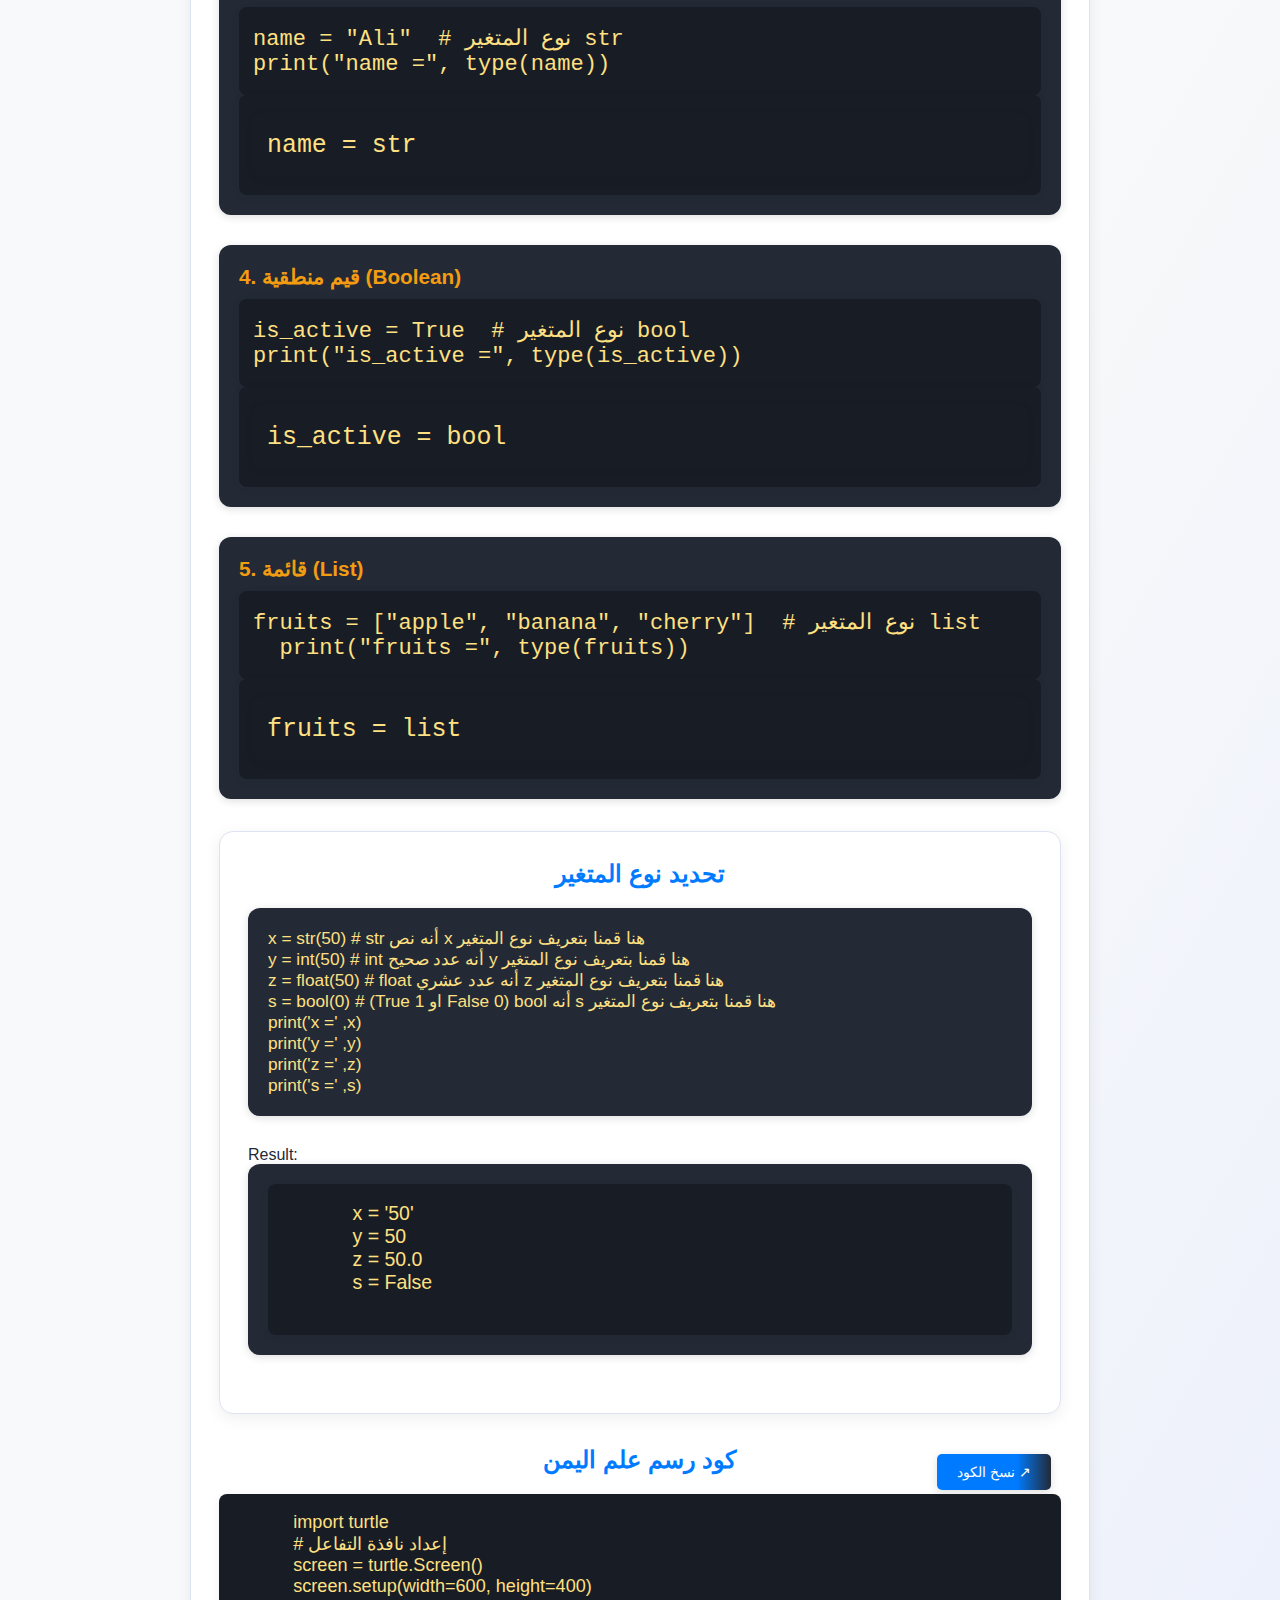
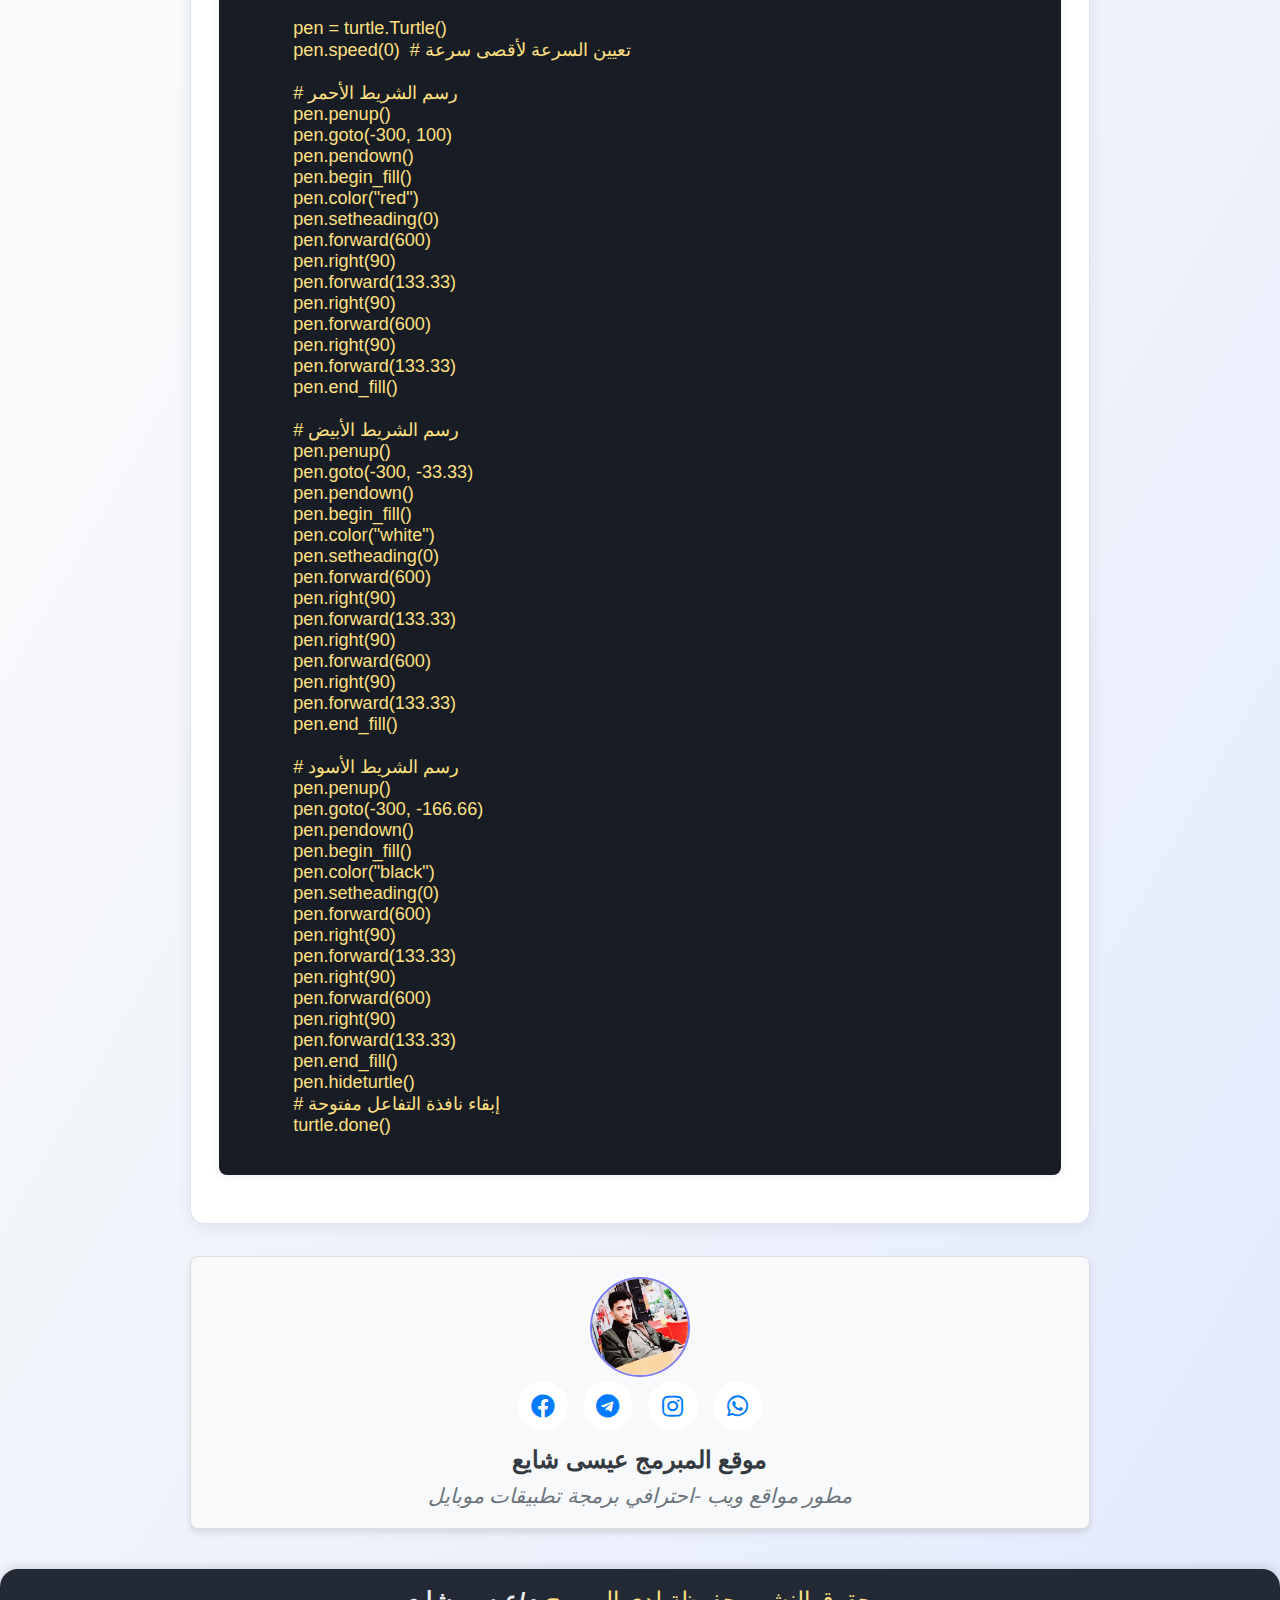
<file: pyhon.html>
<!DOCTYPE html>
<html lang="en">
<head>
    <meta charset="UTF-8">
    <meta http-equiv="X-UA-Compatible" content="IE=edge">
    <meta name="viewport" content="width=device-width, initial-scale=1.0">
    <link rel="stylesheet" href="https://cdnjs.cloudflare.com/ajax/libs/font-awesome/5.15.4/css/all.min.css">
    <link rel="stylesheet" href="css/style.css">
    <link rel="stylesheet" href="css/pyhon.css">
    <title>كورس بايثون  </title>
    <script async src="https://www.googletagmanager.com/gtag/js?id=G-GEB43FT1P2"></script>
<script>
  window.dataLayer = window.dataLayer || [];
  function gtag(){dataLayer.push(arguments);}
  gtag('js', new Date());

  gtag('config', 'G-GEB43FT1P2');
</script>
</head>
<body>
    <header>
        <nav>
            <button id="nightModeBtn" class="night-mode-btn"><i class="fa fa-moon"></i></button>
            <input type="text" id="searchBar" class="search-bar" placeholder="ابحث عن الكورس...">
        
           <ul class="links">
            <li><a href="index.html">الصفحة الرئيسية</a> </li>
            <li><a href="index.html">الكورسات</a> </li>
            <li><a href="#">اتصل بنا</a> </li>
            <li><a href="abut.html">About Me</a> </li>
           </ul>
           <div class="social-icons">
            <a href=" https://www.facebook.com/profile.php?id=100031199948943&mibextid=JRoKGi"><i class="fab fa-facebook"></i></a>
                <a href="#"><i class="fab fa-telegram"></i></a>
                <a href="https://www.instagram.com/3d_.td/?utm_source=qr&r=nametag"><i class="fab fa-instagram"></i></a>
                <a href="https://wa.me/967776295164"><i class="fab fa-whatsapp"></i></a>
        </div>
        <i id="btnMenu" class="fa fa-bars"></i>
        </nav>
    </header>

	

    <div class="container-index">
        <div class="col-index" >
            <ul class="links-index" >
                <br>
               <a href="#1">ما هي لغة بايثون</a>
               <a href="#2">مميزات لغة بايثون بالنسبة للمطورين</a>
               <a href="#3">مميزات لغة بايثون عن باقي لغات البرمجة</a>
               <a href="#4">استخدامات لغة بايثون</a>
               <a href="#5"> انواع المتغيرات في بايثون </a>
               <a href="#6">تحديد نوع المتغير  </a>
               <a href="#7">كود رسم علم اليمن  </a>
               <br>
            </ul>
            </div>
        </div>
            <!-- Header Close -->	
    <div class="body-text" dir="auto">
        <div class="box-wrap">
        <div class="items" id="1">
        <h4>ما هي لغة بايثون</h4>
        <p>هي لغة برمجة عالية المستوى إبتكرها <span class="pythonkeywordcolor">Guido Van Rossum</span> أثناء عمله في مركز أبحاث <span class="pythonkeywordcolor">Centrum Wiskunde & Informatica</span> عام 1986.
    
    عام 1991 تم نشر أول إصدار منها لتصبح في متناول الجميع.
    
    إستمر تطوير هذه اللغة و إضافة الكثير من المزايا عليها في كل إصدار جديد منها إلى يومنا هذا حتى اصبحت إحدى أهم لغات العصر و التي يمكن إستخدامها لبناء برامج سطح المكتب, تطبيقات الويب, الألعاب, سكريبتات إلخ..
    
    بايثون تعمل على جميع و أهم أنظمة التشغيل مثل <span class="pythonkeywordcolor">Windows, Mac OS, Linux, Unix </span> إلخ.. و تعتبر من أشهر لغات البرمجة على الإطلاق.</p>
        
    </div>
    <div class="items" id="2">
    <h4 id="2">مميزات لغة بايثون بالنسبة للمطورين
    </h4>
    <p>
    1 - لها شعبية هائلة و هناك الكثير من المراجع لمن يريد تعلمها.<br>
    2 - بسيطة و تعلمها سهل جداً مقارنةً مع غيرها من اللغات.<br>
    3 - إذا أنشأت برنامجاً باستخدام لغة بايثون فإنه يعمل على أي نظام في العالم و هذا من أهم ما يدفعك لتعلمها.<br>
    4 - في وقتنا الحالي, تعتبر من أكثر اللغات طلباً في سوق العمل, أي إذا كنت تريد دخول سوق العمل فلغة بايثون توفر لك الكثير من الفرص.<br>
    5 - إحدى أهم اللغات التي يستخدمها المهمتين بمجال أمن المعلومات و الإختراق الأخلاقي.
    </p>
    </div>
    <div class="items" id="3">
    <h4 id="3">مميزات لغة بايثون عن باقي لغات البرمجة
    </h4>
    <p>
        1 - مادياً <br>
        &ensp;لن تدفع أي مبلغ لتعمل على لغة بايثون, فهي مصدر مفتوح و مجانية و ستبقى مجانية مدى الحياة.<br>
        2 - تقنياً<br>
        &ensp;	تستطيع البرمجة بها حتى و لو كان حاسوبك ضعيفاً أو قديماً.<br>
    
        3 - سهولة القراءة و التعديل<br>
        &ensp;تعلمها سهل جداً و يمكن قراءة و تعديل الكود المكتوب فيها بسهولة.<br>
        4 - العمل على أكثر من منصة<br>
        &ensp;	البرنامج الذي تبنيه بواسطة لغة بايثون يعمل على كما على أهم أنظمة التشغيل مثل <span class="pythonkeywordcolor">Windows, Mac OS, Linux, Unix</span>.<br>
        5 - كائينة التوجه<br>
        &ensp;تدعم مفهوم الكلاس, الكائن, التغليف, الوراثة إلخ..<br>
        6 - تعدد المهام<br>
        &ensp;	بايثون توفر لك تقنية الـ <span class="pythonkeywordcolor">Multithreading</span> و التي تسمح لك بجعل برنامجك قادراً على تنفيذ عدة أوامر مع بعض و بنفس الوقت.<br>
        7 - قواعد البيانات<br>
        &ensp;	بايثون توفر إنترفيسات جاهزة للتعامل مع أهم قواعد البيانات.<br>
        8 - واجهة المستخدم<br>
        &ensp;	يمكن بناء تطبيقات فيها واجهة مستخدم فيها.<br>
        9 - التعامل مع لغات برمجة أخرى<br>
        &ensp;	يمكنك التعامل مع لغات برمجة أخرى ( مثل <span class="pythonkeywordcolor">C, C++, Java</span> ) ضمن برنامجك المكتوب في الأساس بلغة بايثون.<br>
    
        10 - تعامل لغات البرمجة الأخرى مع لغة بايثون<br>
        &ensp;	أغلب لغات البرمجة تدعم التعامل مع لغة بايثون, أي أنهم يتيحون لك إستخدام كود مكتوب بلغة بايثون في برامج مكتوبة في الأساس بلغات برمجة أخرى ( مثل <span class="pythonkeywordcolor">C, C++, Java</span> ).<br>
        </p>
        <div class="container" id="4">
            <h2 id="4">استخدامات لغة بايثون</h2>
            <ul>
                <li><span>تطوير الويب:</span> باستخدام أطر مثل Flask وDjango.</li>
                <li><span>تحليل البيانات:</span> مع مكتبات مثل Pandas وNumPy.</li>
                <li><span>الذكاء الاصطناعي وتعلم الآلة:</span> باستخدام مكتبات مثل TensorFlow وPyTorch.</li>
                <li><span>أتمتة المهام:</span> كتابة سكريبتات لأتمتة العمليات اليومية.</li>
                <li><span>الألعاب:</span> تطوير الألعاب باستخدام مكتبات مثل Pygame.</li>
            </ul>
        </div>
    </div>
        </div>
    
    </div>
    
    <div class="containe" id="5">
        <h1>أنواع المتغيرات في بايثون</h1>

        <div class="code-block">
            <h2>1. أعداد صحيحة (Integer)</h2>
            <pre><code>age = 25  # نوع المتغير int
print("age =", type(age))</code></pre>
            <div class="output">
                <pre><code>age = int </code></pre>
            </div>
        </div>
        <div class="code-block">
            <h2>2. أعداد عشرية (Float)</h2>
            <pre><code>price = 19.99  # نوع المتغير float
print("price =", type(price))</code></pre>
            <div class="output">
                <pre><code>price = float </code></pre>
            </div>
        </div>
        <div class="code-block">
            <h2>3. نصوص (String)</h2>
            <pre><code>name = "Ali"  # نوع المتغير str
print("name =", type(name))</code></pre>
            <div class="output">
                <pre><code>name = str </code></pre>
            </div>
        </div>

        <div class="code-block">
            <h2>4. قيم منطقية (Boolean)</h2>
            <pre><code>is_active = True  # نوع المتغير bool
print("is_active =", type(is_active))</code></pre>
            <div class="output">
                <pre><code>is_active = bool</code></pre>
            </div>
        </div>

        <div class="code-block">
            <h2>5. قائمة (List)</h2>
            <pre><code>fruits = ["apple", "banana", "cherry"]  # نوع المتغير list
  print("fruits =", type(fruits))</code></pre>
            <div class="output">
                <pre><code>fruits = list</code></pre>
            </div>
     </div>
    
     <div class="contain" id="6">
    <h1>تحديد نوع المتغير</h1>
        <div class="code-text"   >
        <div class="code"  >
            <code  class="code-width">
                <p>x = <span class="comment">str</span>(<span >50</span>) <span class="comment-code"># str أنه نص x هنا قمنا بتعريف نوع المتغير</span></p>
                <p>y = <span class="comment">int</span>(<span >50</span>) <span class="comment-code"># int أنه عدد صحيح y هنا قمنا بتعريف نوع المتغير</span></p>
                <p>z = <span class="comment">float</span>(<span >50</span>) <span class="comment-code"># float أنه عدد عشري z هنا قمنا بتعريف نوع المتغير</span></p>
                <p>s = <span class="comment">bool</span>(<span >0</span>) <span class="comment-code"># (True او 1  False 0) bool أنه s هنا قمنا بتعريف نوع المتغير</span></p>
                <p><span class="print"> print</span>(<span class="comment">'x =' </span>,<span>x</span>)</p>
                <p><span class="print"> print</span>(<span class="comment">'y =' </span>,<span>y</span>)</p>
                <p><span class="print"> print</span>(<span class="comment">'z =' </span>,<span>z</span>)</p>
                <p><span class="print"> print</span>(<span class="comment">'s =' </span>,<span>s</span>)</p>
            </code>
            </div>
            <be>Result:</be>
            <div class="code">
            <code>
            <pre>
             x = '50'
             y = 50
             z = 50.0
             s = False
            </pre>
            </code>
       </div>
        </div>
        </div>
    
        <h1>كود رسم علم اليمن</h1>

        <div class="cod" id="7">
            <button class="copy-btn" onclick="copyCode('code-block')">
                نسخ الكود <span class="arrow-icon">↗</span>
            </button>
            <pre id="code-block">
            import turtle
            # إعداد نافذة التفاعل
            screen = turtle.Screen()
            screen.setup(width=600, height=400)
        
            pen = turtle.Turtle()
            pen.speed(0)  # تعيين السرعة لأقصى سرعة
        
            # رسم الشريط الأحمر
            pen.penup()
            pen.goto(-300, 100)
            pen.pendown()
            pen.begin_fill()
            pen.color("red")
            pen.setheading(0)
            pen.forward(600)
            pen.right(90)
            pen.forward(133.33)
            pen.right(90)
            pen.forward(600)
            pen.right(90)
            pen.forward(133.33)
            pen.end_fill()
        
            # رسم الشريط الأبيض
            pen.penup()
            pen.goto(-300, -33.33)
            pen.pendown()
            pen.begin_fill()
            pen.color("white")
            pen.setheading(0)
            pen.forward(600)
            pen.right(90)
            pen.forward(133.33)
            pen.right(90)
            pen.forward(600)
            pen.right(90)
            pen.forward(133.33)
            pen.end_fill()
        
            # رسم الشريط الأسود
            pen.penup()
            pen.goto(-300, -166.66)
            pen.pendown()
            pen.begin_fill()
            pen.color("black")
            pen.setheading(0)
            pen.forward(600)
            pen.right(90)
            pen.forward(133.33)
            pen.right(90)
            pen.forward(600)
            pen.right(90)
            pen.forward(133.33)
            pen.end_fill()
            pen.hideturtle()
            # إبقاء نافذة التفاعل مفتوحة
            turtle.done()
            </pre>
        </div>
        


</div>

    <div class="widget-content">
        <div class="about-content">
            <div class="footer-logo custom-image">
                <a href="indax.html">
                    <img 
                        alt="موقع المبرمج عيسى شايع" 
                        height="100" 
                        src="IMG_20240708_031113_033.jpg" 
                        width="100" 
                    />
                </a>
            </div>
            <div class="social-icon">
                <a href=" https://www.facebook.com/profile.php?id=100031199948943&mibextid=JRoKGi"><i class="fab fa-facebook"></i></a>
                <a href="#"><i class="fab fa-telegram"></i></a>
                <a href="https://www.instagram.com/3d_.td/?utm_source=qr&r=nametag"><i class="fab fa-instagram"></i></a>
                <a href="https://wa.me/967776295164"><i class="fab fa-whatsapp"></i></a>
            </div>
            <div class="bio-data">
                <h3 class="title">موقع المبرمج عيسى شايع</h3>
                <span class="image-caption">مطور مواقع ويب -احترافي برمجة تطبيقات موبايل</span>
            </div>
        </div>
    </div>
    <footer class="footer">
        <p class="footer-title">حقوق النشر محفوظة لدى المبرمج 
            <span>
                <a href="indax.html">م/عيسى شايع</a>
            </span>
        </p>
    </footer>
    
    <button id="scrollToTopBtn" onclick="scrollToTop()">
        <i class="fas fa-arrow-up"></i>  
    </button>
    
    <script src="eissa.js"></script>
</body>
</html>
</file>
<file: css/style.css>
* {
    font-family: 'Poppins', sans-serif;
    margin: 0;
    padding: 0;
    box-sizing: border-box;
    scroll-behavior: smooth;
    text-decoration: none;
}

header {
    background-color: rgb(5, 7, 9);
    position: fixed;
    top: 0;
    left: 0;
    right: 0;
    border-bottom: 1px solid rgb(74, 83, 92);
    z-index: 100;
}

header nav {
    display: flex;
    justify-content: space-between;
    align-items: center;
    width: 85%;
    margin: auto;
    height: 80px;
}

header nav .logo {
    color: #f4eeee;
    font-size: 30px;
    font-weight: bolder;
}

header nav .links {
    display: flex;
}

header nav .links li {
    position: relative;
    margin: 0 25px;
    height: 80px;
    line-height: 80px;
    list-style: none;
}

header nav .links li a {
    color: #a8b3d2;
    font-size: 25px;
}

header nav .social-icons a i {
    color: #0c8fb6;
    font-size: 24px;
    margin-left: 15px;
}

.social-icons button,
.social-icon button {
    background: none;
    border: none;
    cursor: pointer;
    margin-left: 5px;
    font-size: 1.3em;
    color: #007bff;
    transition: color 0.3s, transform 0.2s;
    vertical-align: middle;
    outline: none;
}

.social-icons button:active,
.social-icon button:active {
    color: #ffe082;
    transform: scale(1.2);
}

.social-icons button.copied,
.social-icon button.copied {
    color: #43a047;
    animation: copied-bounce 0.5s;
}

@keyframes copied-bounce {
    0% { transform: scale(1); }
    50% { transform: scale(1.3); }
    100% { transform: scale(1); }
}

body.night-mode {
    background-color: #181c24 !important;
    color: #e0e6f0 !important;
}

body.night-mode header {
    background-color: #232a36 !important;
    border-bottom: 1px solid #2d3642 !important;
}

body.night-mode nav .links li a {
    color: #b3c6e0 !important;
}

body.night-mode .main {
    background: linear-gradient(135deg, #232a36, #2d3642) !important;
    color: #ffe082 !important;
}

body.night-mode .main h1 span {
    color: #ffe082 !important;
}

body.night-mode .main h3 {
    color: #e0e6f0 !important;
}

body.night-mode .social-icon a {
    background-color: #232a36 !important;
    color: #ffe082 !important;
    border: 1px solid #3a4252 !important;
}

body.night-mode .social-icon a:hover {
    background-color: #ffe082 !important;
    color: #232a36 !important;
}

body.night-mode .card {
    background-color: #232a36 !important;
    color: #e0e6f0 !important;
    box-shadow: 0 5px 25px rgba(20, 20, 30, 0.25) !important;
}

body.night-mode .info h3 {
    color: #ffe082 !important;
}

body.night-mode .widget-content {
    background-color: #232a36 !important;
    color: #e0e6f0 !important;
    border: 1px solid #2d3642 !important;
}

body.night-mode .footer {
    background-color: #232a36 !important;
    color: #ffe082 !important;
}

body.night-mode .footer .footer-title span a {
    color: #ffe082 !important;
}

body.night-mode #scrollToTopBtn {
    background-color: #ffe082 !important;
    color: #232a36 !important;
}

body.night-mode #scrollToTopBtn:hover {
    background-color: #ffd54f !important;
}

body.night-mode .search-bar {
    background: #232a36 !important;
    color: #ffe082 !important;
    border: 1px solid #3a4252 !important;
}

body.night-mode .social-icons button,
body.night-mode .social-icon button {
    color: #ffe082 !important;
}

body.night-mode .social-icons button:active,
body.night-mode .social-icon button:active {
    color: #43a047 !important;
}

section {
    padding: 100px 200px;
}

.search-bar {
    padding: 7px;
    margin-left: 5px;
    font-size: 16px;
    border: 2px solid #ccc;
    border-radius: 5px;
    width: 200px;
}

/* تنسيق القسم الرئيسي */
.main {
    display: flex;
    justify-content: center;
    align-items: center;
    height: 100vh;
    background: linear-gradient(135deg, #007bff, #6c757d);
    color: #fff;
    text-align: center;
    padding: 20px;
    box-sizing: border-box;
}

.main h1 {
    font-size: 3rem;
    margin-bottom: 20px;
    line-height: 1.5;
}

.main h1 span {
    color: #ffcc00;
}

.main h3 {
    font-size: 1.5rem;
    font-weight: 400;
    margin-bottom: 30px;
    color: #f8f9fa;
}

.social-icon {
    display: flex;
    justify-content: center;
    gap: 15px;
}

.social-icon a {
    display: flex;
    justify-content: center;
    align-items: center;
    width: 50px;
    height: 50px;
    background-color: #fff;
    color: #007bff;
    border-radius: 50%;
    text-decoration: none;
    font-size: 1.5rem;
    transition: transform 0.3s, background-color 0.3s, color 0.3s;
}

.social-icon a:hover {
    background-color: #ffcc00;
    color: #fff;
    transform: scale(1.1);
}

.title {
    display: flex;
    justify-content: center;
    color: #6161ec;
    font-size: 2.5em;
    font-weight: 800;
    margin-bottom: 30px;
}

.content {
    display: flex;
    justify-content: center;
    flex-direction: row;
    flex-wrap: wrap;
}

.card {
    background-color: #fff;
    width: 17.18em;
    box-shadow: 0 5px 25px rgba(1, 1, 1, 0.15);
    border-radius: 10px;
    padding: 25px;
    margin: 15px;
    transition: 0.7s ease;
}

.card:hover {
    transform: scale(1.1);
}

.card img {
    width: 220px;
    height: 170px;
}

.info {
    text-align: center;
    color: #010101;
    font-size: 1em;
}

.info h3 {
    color: #3a6cf4;
    font-size: 1.4em;
    font-weight: 700;
    margin: 10px;
}

body {
    font-family: Arial, sans-serif;
    margin: 0;
    padding: 0;
}

#scrollToTopBtn {
    position: fixed;
    bottom: 15px;
    right: 20px;
    background-color: #1d5795;
    color: white;
    border: none;
    padding: 15px;
    border-radius: 50%;
    font-size: 15px;
    cursor: pointer;
    display: none; /* سيظهر الزر عندما ينزل المستخدم للأسفل */
}

#scrollToTopBtn:hover {
    background-color: #0056b3;
}

/* تصميم المحتوى في الودجت */
.widget-content {
    padding: 20px;
    background-color: #f8f9fa;
    border: 1px solid #ddd;
    border-radius: 8px;
    box-shadow: 0 4px 6px rgba(0, 0, 0, 0.1);
    text-align: center;
}

.about-content {
    margin: 0 auto;
    text-align: center;
}

.footer-logo img {
    width: 100px;
    height: 100px;
    object-fit: cover;
    border-radius: 50%;
    border: 2px solid #7c7cf3;
}

.bio-data {
    margin-top: 15px;
}

.bio-data .title {
    font-size: 1.5em;
    color: #343a40;
    margin-bottom: 10px;
}

.image-caption {
    font-size: 1.3em;
    color: #6c757d;
    font-style: italic;
}

/* تصميم الفوتر */
.footer {
    background-color: #343a40;
    color: #ffffff;
    text-align: center;
    padding: 15px 0;
}

.footer .footer-title {
    font-size: 1.3em;
    margin: 0;
}

.footer .footer-title span a {
    color: #ebeef3;
    text-decoration: none;
    font-weight: bold;
}

.footer .footer-title span a:hover {
    text-decoration: underline;
}

#scrollToTopBtn {
    position: fixed;
    bottom: 20px;
    right: 20px;
    background-color: #007bff;
    color: white;
    border: none;
    border-radius: 5px;
    padding: 10px 20px;
    font-size: 16px;
    cursor: pointer;
    box-shadow: 0 4px 6px rgba(0, 0, 0, 0.1);
    display: flex;
    align-items: center;
    gap: 8px; /* مسافة بين الأيقونة والنص */
    transition: background-color 0.3s ease;
}

#scrollToTopBtn:hover {
    background-color: #0056b3;
}

@media (max-width: 980px) {
    header nav .links {
        position: absolute;
        top: 100%;
        right: -420px;
        flex-direction: column;
        background-color: #111112;
        border-left: 1px solid #44444444;
        width: 300px;
        height: 100vh;
        text-align: center;
        padding: 20px 0;
        transition: 0.3s;
    }

    header nav .links.active {
        right: 0;
    }

    .social-icons {
        display: none;
    }

    #btnMenu {
        display: block;
        color: #e50909;
        font-size: 30px;
    }
}
</file>
<file: shaya/css/style.css>
* {
    font-family: 'Poppins', sans-serif;
    margin: 0;
    padding: 0;
    box-sizing: border-box;
    scroll-behavior: smooth;
    text-decoration: none;
}

header {
    background-color: rgb(5, 7, 9);
    position: fixed;
    top: 0;
    left: 0;
    right: 0;
    border-bottom: 1px solid rgb(74, 83, 92);
    z-index: 100;
}

header nav {
    display: flex;
    justify-content: space-between;
    align-items: center;
    width: 85%;
    margin: auto;
    height: 80px;
}

header nav .logo {
    color: #f4eeee;
    font-size: 30px;
    font-weight: bolder;
}

header nav .links {
    display: flex;
}

header nav .links li {
    position: relative;
    margin: 0 25px;
    height: 80px;
    line-height: 80px;
    list-style: none;
}

header nav .links li a {
    color: #a8b3d2;
    font-size: 25px;
}

header nav .social-icons a i {
    color: #0c8fb6;
    font-size: 24px;
    margin-left: 15px;
}

.social-icons button,
.social-icon button {
    background: none;
    border: none;
    cursor: pointer;
    margin-left: 5px;
    font-size: 1.3em;
    color: #007bff;
    transition: color 0.3s, transform 0.2s;
    vertical-align: middle;
    outline: none;
}

.social-icons button:active,
.social-icon button:active {
    color: #ffe082;
    transform: scale(1.2);
}

.social-icons button.copied,
.social-icon button.copied {
    color: #43a047;
    animation: copied-bounce 0.5s;
}

@keyframes copied-bounce {
    0% { transform: scale(1); }
    50% { transform: scale(1.3); }
    100% { transform: scale(1); }
}

body.night-mode {
    background-color: #181c24 !important;
    color: #e0e6f0 !important;
}

body.night-mode header {
    background-color: #232a36 !important;
    border-bottom: 1px solid #2d3642 !important;
}

body.night-mode nav .links li a {
    color: #b3c6e0 !important;
}

body.night-mode .main {
    background: linear-gradient(135deg, #232a36, #2d3642) !important;
    color: #ffe082 !important;
}

body.night-mode .main h1 span {
    color: #ffe082 !important;
}

body.night-mode .main h3 {
    color: #e0e6f0 !important;
}

body.night-mode .social-icon a {
    background-color: #232a36 !important;
    color: #ffe082 !important;
    border: 1px solid #3a4252 !important;
}

body.night-mode .social-icon a:hover {
    background-color: #ffe082 !important;
    color: #232a36 !important;
}

body.night-mode .card {
    background-color: #232a36 !important;
    color: #e0e6f0 !important;
    box-shadow: 0 5px 25px rgba(20, 20, 30, 0.25) !important;
}

body.night-mode .info h3 {
    color: #ffe082 !important;
}

body.night-mode .widget-content {
    background-color: #232a36 !important;
    color: #e0e6f0 !important;
    border: 1px solid #2d3642 !important;
}

body.night-mode .footer {
    background-color: #232a36 !important;
    color: #ffe082 !important;
}

body.night-mode .footer .footer-title span a {
    color: #ffe082 !important;
}

body.night-mode #scrollToTopBtn {
    background-color: #ffe082 !important;
    color: #232a36 !important;
}

body.night-mode #scrollToTopBtn:hover {
    background-color: #ffd54f !important;
}

body.night-mode .search-bar {
    background: #232a36 !important;
    color: #ffe082 !important;
    border: 1px solid #3a4252 !important;
}

body.night-mode .social-icons button,
body.night-mode .social-icon button {
    color: #ffe082 !important;
}

body.night-mode .social-icons button:active,
body.night-mode .social-icon button:active {
    color: #43a047 !important;
}

section {
    padding: 100px 200px;
}

.search-bar {
    padding: 7px;
    margin-left: 5px;
    font-size: 16px;
    border: 2px solid #ccc;
    border-radius: 5px;
    width: 200px;
}

/* تنسيق القسم الرئيسي */
.main {
    display: flex;
    justify-content: center;
    align-items: center;
    height: 100vh;
    background: linear-gradient(135deg, #007bff, #6c757d);
    color: #fff;
    text-align: center;
    padding: 20px;
    box-sizing: border-box;
}

.main h1 {
    font-size: 3rem;
    margin-bottom: 20px;
    line-height: 1.5;
}

.main h1 span {
    color: #ffcc00;
}

.main h3 {
    font-size: 1.5rem;
    font-weight: 400;
    margin-bottom: 30px;
    color: #f8f9fa;
}

.social-icon {
    display: flex;
    justify-content: center;
    gap: 15px;
}

.social-icon a {
    display: flex;
    justify-content: center;
    align-items: center;
    width: 50px;
    height: 50px;
    background-color: #fff;
    color: #007bff;
    border-radius: 50%;
    text-decoration: none;
    font-size: 1.5rem;
    transition: transform 0.3s, background-color 0.3s, color 0.3s;
}

.social-icon a:hover {
    background-color: #ffcc00;
    color: #fff;
    transform: scale(1.1);
}

.title {
    display: flex;
    justify-content: center;
    color: #6161ec;
    font-size: 2.5em;
    font-weight: 800;
    margin-bottom: 30px;
}

.content {
    display: flex;
    justify-content: center;
    flex-direction: row;
    flex-wrap: wrap;
}

.card {
    background-color: #fff;
    width: 17.18em;
    box-shadow: 0 5px 25px rgba(1, 1, 1, 0.15);
    border-radius: 10px;
    padding: 25px;
    margin: 15px;
    transition: 0.7s ease;
}

.card:hover {
    transform: scale(1.1);
}

.card img {
    width: 220px;
    height: 170px;
}

.info {
    text-align: center;
    color: #010101;
    font-size: 1em;
}

.info h3 {
    color: #3a6cf4;
    font-size: 1.4em;
    font-weight: 700;
    margin: 10px;
}

body {
    font-family: Arial, sans-serif;
    margin: 0;
    padding: 0;
}

#scrollToTopBtn {
    position: fixed;
    bottom: 15px;
    right: 20px;
    background-color: #1d5795;
    color: white;
    border: none;
    padding: 15px;
    border-radius: 50%;
    font-size: 15px;
    cursor: pointer;
    display: none; /* سيظهر الزر عندما ينزل المستخدم للأسفل */
}

#scrollToTopBtn:hover {
    background-color: #0056b3;
}

/* تصميم المحتوى في الودجت */
.widget-content {
    padding: 20px;
    background-color: #f8f9fa;
    border: 1px solid #ddd;
    border-radius: 8px;
    box-shadow: 0 4px 6px rgba(0, 0, 0, 0.1);
    text-align: center;
}

.about-content {
    margin: 0 auto;
    text-align: center;
}

.footer-logo img {
    width: 100px;
    height: 100px;
    object-fit: cover;
    border-radius: 50%;
    border: 2px solid #7c7cf3;
}

.bio-data {
    margin-top: 15px;
}

.bio-data .title {
    font-size: 1.5em;
    color: #343a40;
    margin-bottom: 10px;
}

.image-caption {
    font-size: 1.3em;
    color: #6c757d;
    font-style: italic;
}

/* تصميم الفوتر */
.footer {
    background-color: #343a40;
    color: #ffffff;
    text-align: center;
    padding: 15px 0;
}

.footer .footer-title {
    font-size: 1.3em;
    margin: 0;
}

.footer .footer-title span a {
    color: #ebeef3;
    text-decoration: none;
    font-weight: bold;
}

.footer .footer-title span a:hover {
    text-decoration: underline;
}

#scrollToTopBtn {
    position: fixed;
    bottom: 20px;
    right: 20px;
    background-color: #007bff;
    color: white;
    border: none;
    border-radius: 5px;
    padding: 10px 20px;
    font-size: 16px;
    cursor: pointer;
    box-shadow: 0 4px 6px rgba(0, 0, 0, 0.1);
    display: flex;
    align-items: center;
    gap: 8px; /* مسافة بين الأيقونة والنص */
    transition: background-color 0.3s ease;
}

#scrollToTopBtn:hover {
    background-color: #0056b3;
}

@media (max-width: 980px) {
    header nav .links {
        position: absolute;
        top: 100%;
        right: -420px;
        flex-direction: column;
        background-color: #111112;
        border-left: 1px solid #44444444;
        width: 300px;
        height: 100vh;
        text-align: center;
        padding: 20px 0;
        transition: 0.3s;
    }

    header nav .links.active {
        right: 0;
    }

    .social-icons {
        display: none;
    }

    #btnMenu {
        display: block;
        color: #e50909;
        font-size: 30px;
    }
}
</file>
<file: css/abut.css>
/* ملف CSS لتصميم صفحة عيسى شايع */

:root {
  --primary-color: #007bff;
  --secondary-color: #6c757d;
  --background-color: #f8f9fa;
  --text-color: #343a40;
  --hero-bg: linear-gradient(135deg, #007bff, #6c757d);
  --card-bg: #ffffff;
  --card-shadow: rgba(0, 0, 0, 0.1);
}

body {
  margin: 0;
  font-family: 'Arial', sans-serif;
  background-color: var(--background-color);
  color: var(--text-color);
  line-height: 1.6;
}

/* البطل */
.hero-section {
  display: flex;
  align-items: center;
  justify-content: space-between;
  padding: 50px;
  background: var(--hero-bg);
  color: #fff;
}

.hero-section h2 {
  font-size: 2.5rem;
  margin-bottom: 20px;
}

.hero-section span {
  color: #ffcc00;
}

.hero-section .hero-buttons a {
  display: inline-block;
  background-color: var(--primary-color);
  color: #fff;
  padding: 10px 20px;
  margin-top: 20px;
  text-decoration: none;
  border-radius: 5px;
  transition: background-color 0.3s ease;
}

.hero-section .hero-buttons a:hover {
  background-color: #0056b3;
}

.hero-section .hero-img img {
  border-radius: 50%;
  border: 5px solid #fff;
}

/* أيقونات التواصل */
.social-icons {
  list-style: none;
  padding: 0;
  display: flex;
  gap: 10px;
}

social-icons li a {
  color: #fff;
  font-size: 1.5rem;
  transition: color 0.3s ease;
}

.social-icons li a:hover {
  color: #ffcc00;
}

/* قسم عني */
.about-section {
  display: flex;
  flex-wrap: wrap;
  align-items: center;
  justify-content: center;
  gap: 40px;
  background: linear-gradient(120deg, #232a36 80%, #2d3642 100%);
  border-radius: 18px;
  box-shadow: 0 4px 24px #0002;
  padding: 40px 0 30px 0;
  margin: 40px 0 0 0;
}

.about-img {
  flex: 0 0 180px;
  display: flex;
  align-items: center;
  justify-content: center;
}

.about-img img {
  width: 160px;
  height: 160px;
  border-radius: 50%;
  border: 3px solid #ffe082;
  box-shadow: 0 2px 12px #0003;
  object-fit: cover;
  background: #fff;
}

.about-content {
  flex: 1 1 320px;
  color: #e0e6f0;
  background: #232a36cc;
  border-radius: 14px;
  box-shadow: 0 2px 8px #0001;
  padding: 24px 28px;
  min-width: 260px;
  max-width: 600px;
}

.about-content h4 {
  color: #ffe082;
  font-size: 1.2em;
  margin-bottom: 8px;
  letter-spacing: 1px;
}

.about-content h2 {
  color: #ffe082;
  font-size: 2em;
  margin-bottom: 10px;
  letter-spacing: 1px;
}

.about-content h2 span {
  color: #b3c6e0;
  font-size: 0.8em;
}

.about-content p {
  color: #e0e6f0;
  font-size: 1.13em;
  line-height: 2.1;
  margin-bottom: 0;
}

/* قسم المشاريع */
.projects-section {
  text-align: center;
  padding: 50px;
  background-color: var(--background-color);
}

.projects-section h2 {
  font-size: 2.5rem;
  margin-bottom: 20px;
}

.projects-section span {
  color: var(--primary-color);
}

.projects-cards {
  display: flex;
  justify-content: center;
  gap: 20px;
  margin-top: 30px;
}

.projects-card-box {
  background-color: var(--card-bg);
  width: 300px;
  padding: 20px;
  border-radius: 10px;
  box-shadow: 0 4px 6px var(--card-shadow);
  text-align: center;
  transition: transform 0.3s ease, box-shadow 0.3s ease;
}

.projects-card-box:hover {
  transform: translateY(-10px);
  box-shadow: 0 6px 12px rgba(0, 0, 0, 0.2);
}

.projects-card-box__icons {
  font-size: 3rem;
  color: var(--primary-color);
  margin-bottom: 15px;
}

.projects-card-box h4 {
  font-size: 1.5rem;
  margin-bottom: 10px;
}

.projects-card-box p {
  font-size: 1rem;
  color: var(--secondary-color);
}

/* استجابة */
@media (max-width: 768px) {
  .hero-section {
      flex-direction: column;
      text-align: center;
  }

  .projects-cards {
      flex-direction: column;
  }
}

@media (max-width: 900px) {
  .about-section {
    flex-direction: column;
    gap: 18px;
    padding: 24px 0 18px 0;
  }

  .about-content {
    padding: 18px 10px;
    max-width: 98vw;
  }

  .about-img img {
    width: 120px;
    height: 120px;
  }
}
</file>
<file: css/cpp.css>
/* تصميم صفحة أساسيات C++ بشكل عصري ومتجاوب */
.cpp-header-nav {
    background: #232a36;
    box-shadow: 0 2px 8px #0002;
    padding: 0 30px;
    border-radius: 0 0 18px 18px;
    margin-bottom: 30px;
    display: flex;
    align-items: center;
    justify-content: space-between;
}
.cpp-header-nav .logo {
    color: #ffe082;
    font-size: 2em;
    font-weight: bold;
    text-decoration: none;
}
.cpp-header-nav .links {
    display: inline-flex;
    gap: 25px;
    list-style: none;
    margin: 0;
    padding: 0;
}
.cpp-header-nav .links li a {
    color: #b3c6e0;
    font-size: 1.1em;
    text-decoration: none;
    transition: color 0.2s;
}
.cpp-header-nav .links li a:hover {
    color: #ffe082;
}
.cpp-main-section {
    padding-top: 40px;
    min-height: 100vh;
    background: linear-gradient(135deg,#232a36 60%,#2d3642 100%);
}
.cpp-main-section h1 {
    color: #ffe082;
    font-size: 2.5em;
    margin-bottom: 30px;
    text-align: center;
    letter-spacing: 1px;
}
.cpp-content {
    display: flex;
    flex-wrap: wrap;
    gap: 30px;
    justify-content: center;
}
.cpp-card {
    background: #232a36;
    border-radius: 16px;
    box-shadow: 0 4px 16px #0003;
    padding: 24px 18px;
    min-width: 320px;
    max-width: 420px;
    flex: 1 1 340px;
    transition: transform 0.2s, box-shadow 0.2s;
    margin-bottom: 10px;
}
.cpp-card:hover {
    transform: translateY(-6px) scale(1.03);
    box-shadow: 0 8px 24px #0005;
}
.cpp-card .info h3 {
    color: #ffe082;
    font-size: 1.3em;
    margin-bottom: 10px;
}
.cpp-card .info p,
.cpp-card .info ul {
    color: #e0e6f0;
    font-size: 1.08em;
    margin-bottom: 10px;
}
.cpp-card .info ul {
    padding-right: 18px;
    margin-bottom: 10px;
}
.cpp-card pre {
    background: #181c24;
    color: #ffe082;
    border-radius: 10px;
    padding: 14px 12px;
    font-size: 1em;
    overflow-x: auto;
    direction: ltr;
    text-align: left;
    margin-bottom: 0;
}
.cpp-footer {
    background: #232a36;
    color: #ffe082;
    text-align: center;
    padding: 18px 0;
    margin-top: 40px;
    border-radius: 18px 18px 0 0;
    font-size: 1.2em;
}
@media (max-width: 700px) {
    .cpp-content {
        flex-direction: column;
        gap: 18px;
        padding: 0 8px;
    }
    .cpp-card {
        min-width: 95vw;
        max-width: 98vw;
        font-size: 1.15em;
        padding: 22px 4vw;
    }
    .cpp-main-section h1 {
        font-size: 2em;
    }
}
</file>
<file: css/pyhon.css>
/* تحسين تصميم صفحة كورس بايثون ليكون عصرياً وجذاباً ومتجاوباً */
body {
    font-family: 'Cairo', 'Tajawal', Arial, sans-serif;
    margin: 0;
    padding: 0;
    background: linear-gradient(120deg,#f8f9fa 60%,#e3eafc 100%);
    color: #232a36;
    padding-top: 50px;
}
.container-index {
    display: flex;
    justify-content: center;
    margin-bottom: 30px;
}
.col-index {
    background: #fff;
    border-radius: 14px;
    box-shadow: 0 4px 16px #0001;
    padding: 18px 10px;
    margin: 0 8px;
}
.links-index a {
    background: linear-gradient(90deg,#57708a 70%,#3a4252 100%);
    font-weight: bold;
    letter-spacing: 1px;
    box-shadow: 0 2px 8px #0001;
    border-radius: 8px;
    margin: 8px 0;
    font-size: 1.1em;
    transition: background 0.2s, color 0.2s;
}
.links-index a:hover {
    background: #232a36;
    color: #ffe082;
    box-shadow: 0 4px 16px #0002;
}
.body-text {
    background: #fff;
    border: 1px solid #dde3f0;
    border-radius: 14px;
    box-shadow: 0 4px 16px #0001;
    padding: 28px;
    margin: 24px auto;
    max-width: 900px;
    font-size: 1.15em;
    color: #232a36;
}
.items {
    background: #fafdff;
    border: 1px solid #dde3f0;
    border-radius: 12px;
    box-shadow: 0 2px 8px #0001;
    padding: 22px;
    margin-bottom: 20px;
}
.items h4 {
    color: #007bff;
    font-size: 1.5em;
    margin-bottom: 10px;
}
.items p {
    line-height: 1.8;
    font-size: 1.13em;
}
.pythonkeywordcolor {
    color: #dc3545;
    font-weight: bold;
}
.container, .containe, .contain {
    background: #fff;
    border: 1px solid #dde3f0;
    border-radius: 14px;
    box-shadow: 0 4px 16px #0001;
    padding: 28px;
    margin: 32px auto;
    max-width: 900px;
}
.container h2, .containe h1, .contain h1, .contain h2 {
    color: #007bff;
    text-align: center;
    margin-bottom: 20px;
    font-size: 1.5em;
}
.container li {
    background: #f1f1f1;
    border-left: 4px solid #007bff;
    border-radius: 6px;
    margin-bottom: 10px;
    padding: 10px 14px;
    color: #232a36;
    font-size: 1.08em;
}
.container li span {
    font-weight: bold;
    color: #343a40;
}
.code-block, .code {
    background: #232a36;
    color: #ffe082;
    border-radius: 12px;
    padding: 20px;
    margin-bottom: 30px;
    font-size: 1.08em;
    box-shadow: 0 2px 8px #0002;
}
.code-block h2 {
    color: #f39c12;
    font-size: 1.2em;
    margin-bottom: 10px;
}
pre, .output {
    background: #181c24;
    color: #ffe082;
    border-radius: 8px;
    padding: 18px 14px;
    font-size: 1.13em;
    overflow-x: auto;
    margin-bottom: 0;
    box-shadow: 0 2px 8px #0001;
}
pre code {
    color: #ffe082;
    font-size: 1.13em;
    font-family: 'Cairo', 'Tajawal', 'Courier New', Courier, monospace;
    white-space: pre-wrap;
}
.cod {
    position: relative;
    margin-bottom: 20px;
}
.copy-btn {
    position: absolute;
    top: -40px;
    right: 10px;
    background: linear-gradient(90deg,#007bff 70%,#232a36 100%);
    color: white;
    border: none;
    padding: 10px 20px;
    font-size: 14px;
    border-radius: 5px;
    cursor: pointer;
    transition: background 0.3s;
    box-shadow: 0 2px 8px #0002;
}
.copy-btn:hover {
    background: #0056b3;
}
#scrollToTopBtn {
    position: fixed;
    bottom: 20px;
    right: 20px;
    background: #007bff;
    color: white;
    border: none;
    border-radius: 5px;
    padding: 10px 20px;
    font-size: 16px;
    cursor: pointer;
    box-shadow: 0 4px 6px rgba(0, 0, 0, 0.1);
    display: flex;
    align-items: center;
    gap: 8px;
    transition: background 0.3s;
}
#scrollToTopBtn:hover {
    background: #0056b3;
}
.widget-content {
    padding: 20px;
    background: #f8f9fa;
    border: 1px solid #ddd;
    border-radius: 8px;
    box-shadow: 0 4px 6px rgba(0, 0, 0, 0.1);
    text-align: center;
    margin: 32px auto 0 auto;
    max-width: 900px;
}
.about-content {
    margin: 0 auto;
    text-align: center;
}
.footer-logo img {
    width: 100px;
    height: 100px;
    object-fit: cover;
    border-radius: 50%;
    border: 2px solid #7c7cf3;
}
.bio-data {
    margin-top: 15px;
}
.bio-data .title {
    font-size: 1.5em;
    color: #343a40;
    margin-bottom: 10px;
}
.image-caption {
    font-size: 1.3em;
    color: #6c757d;
    font-style: italic;
}
.footer {
    background: #232a36;
    color: #ffe082;
    text-align: center;
    padding: 18px 0;
    margin-top: 40px;
    border-radius: 18px 18px 0 0;
    font-size: 1.1em;
    box-shadow: 0 -2px 8px #0002;
}
@media (max-width: 900px) {
    .body-text, .container, .containe, .contain, .widget-content {
        padding: 14px 4vw;
        max-width: 98vw;
    }
    .code-block, .code, pre, .output {
        font-size: 1em;
        padding: 12px 4vw;
    }
    .items {
        padding: 12px 4vw;
    }
    .projects-card-box {
        min-width: 90vw;
        max-width: 98vw;
        padding: 16px 4vw;
    }
}
@media (max-width: 600px) {
    .body-text, .container, .containe, .contain, .widget-content {
        padding: 8px 2vw;
        max-width: 99vw;
    }
    .code-block, .code, pre, .output {
        font-size: 0.98em;
        padding: 8px 2vw;
    }
    .items {
        padding: 8px 2vw;
    }
}
</file>
